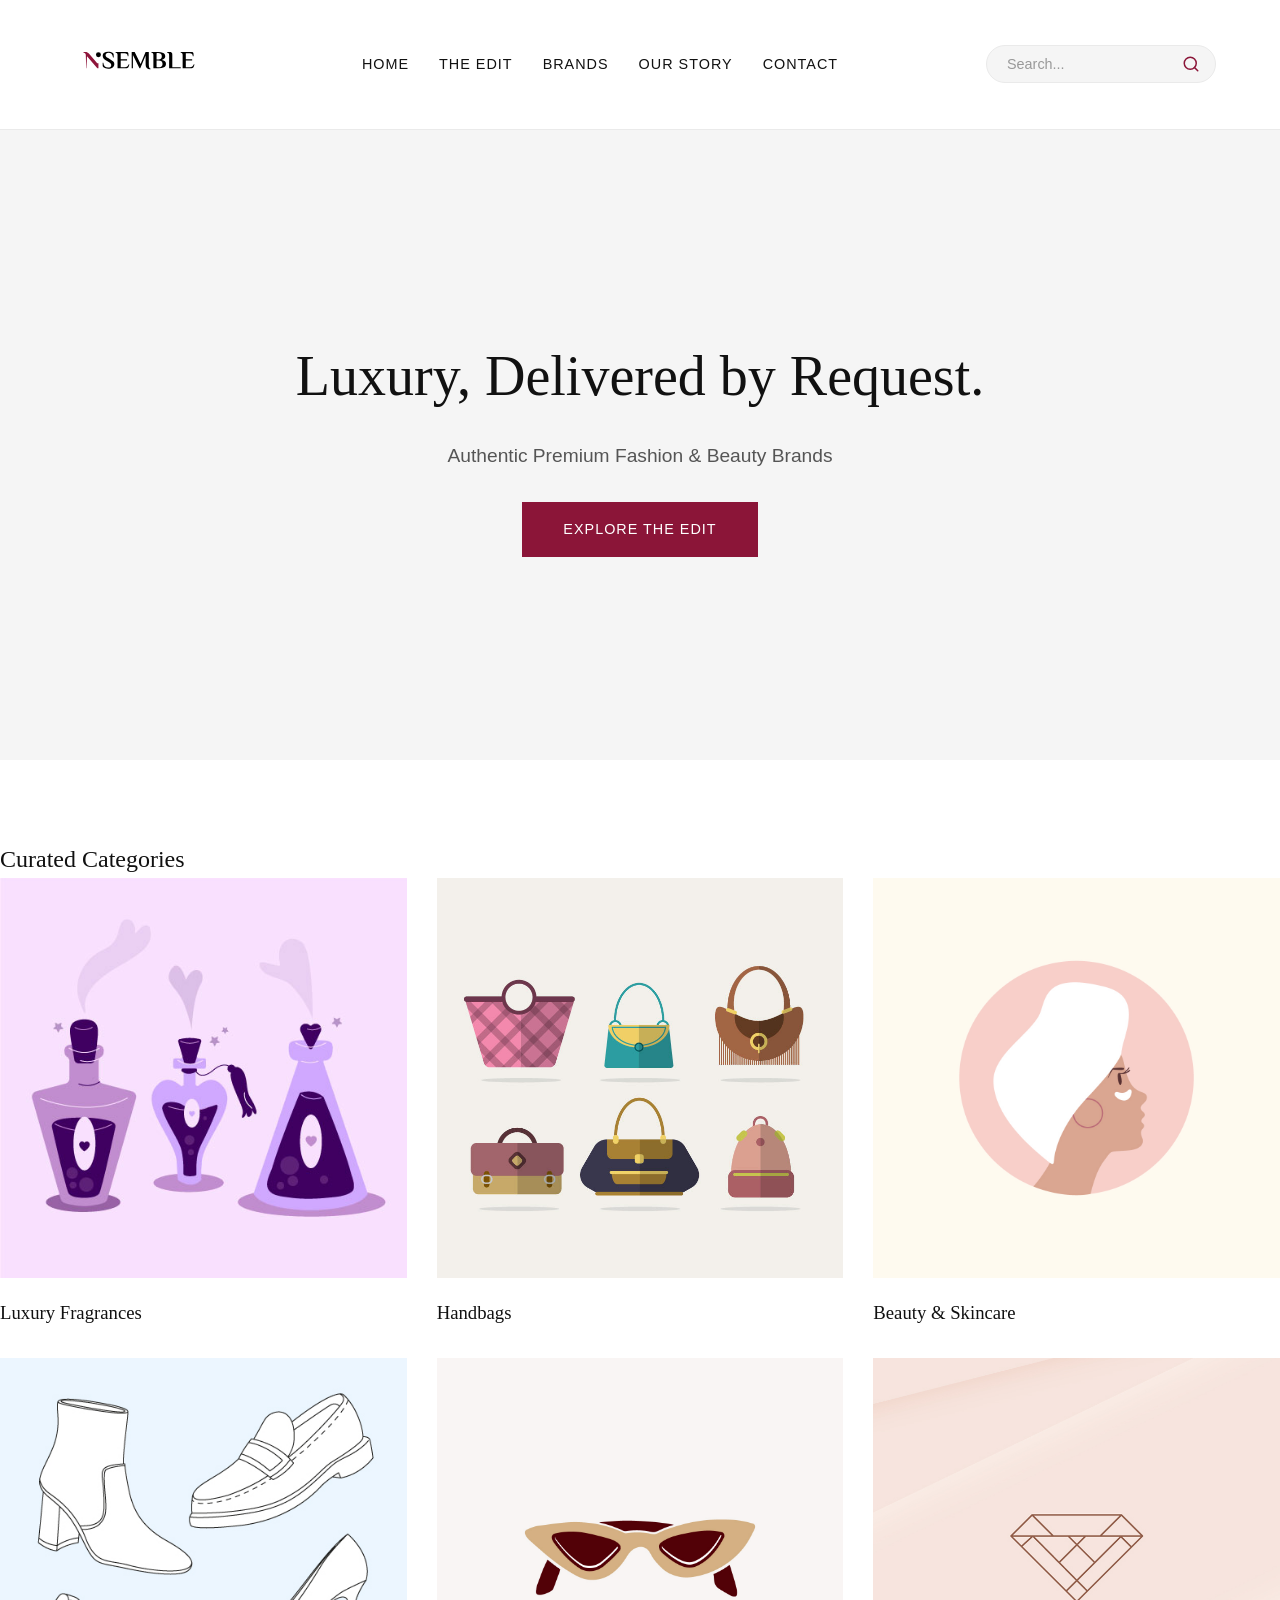
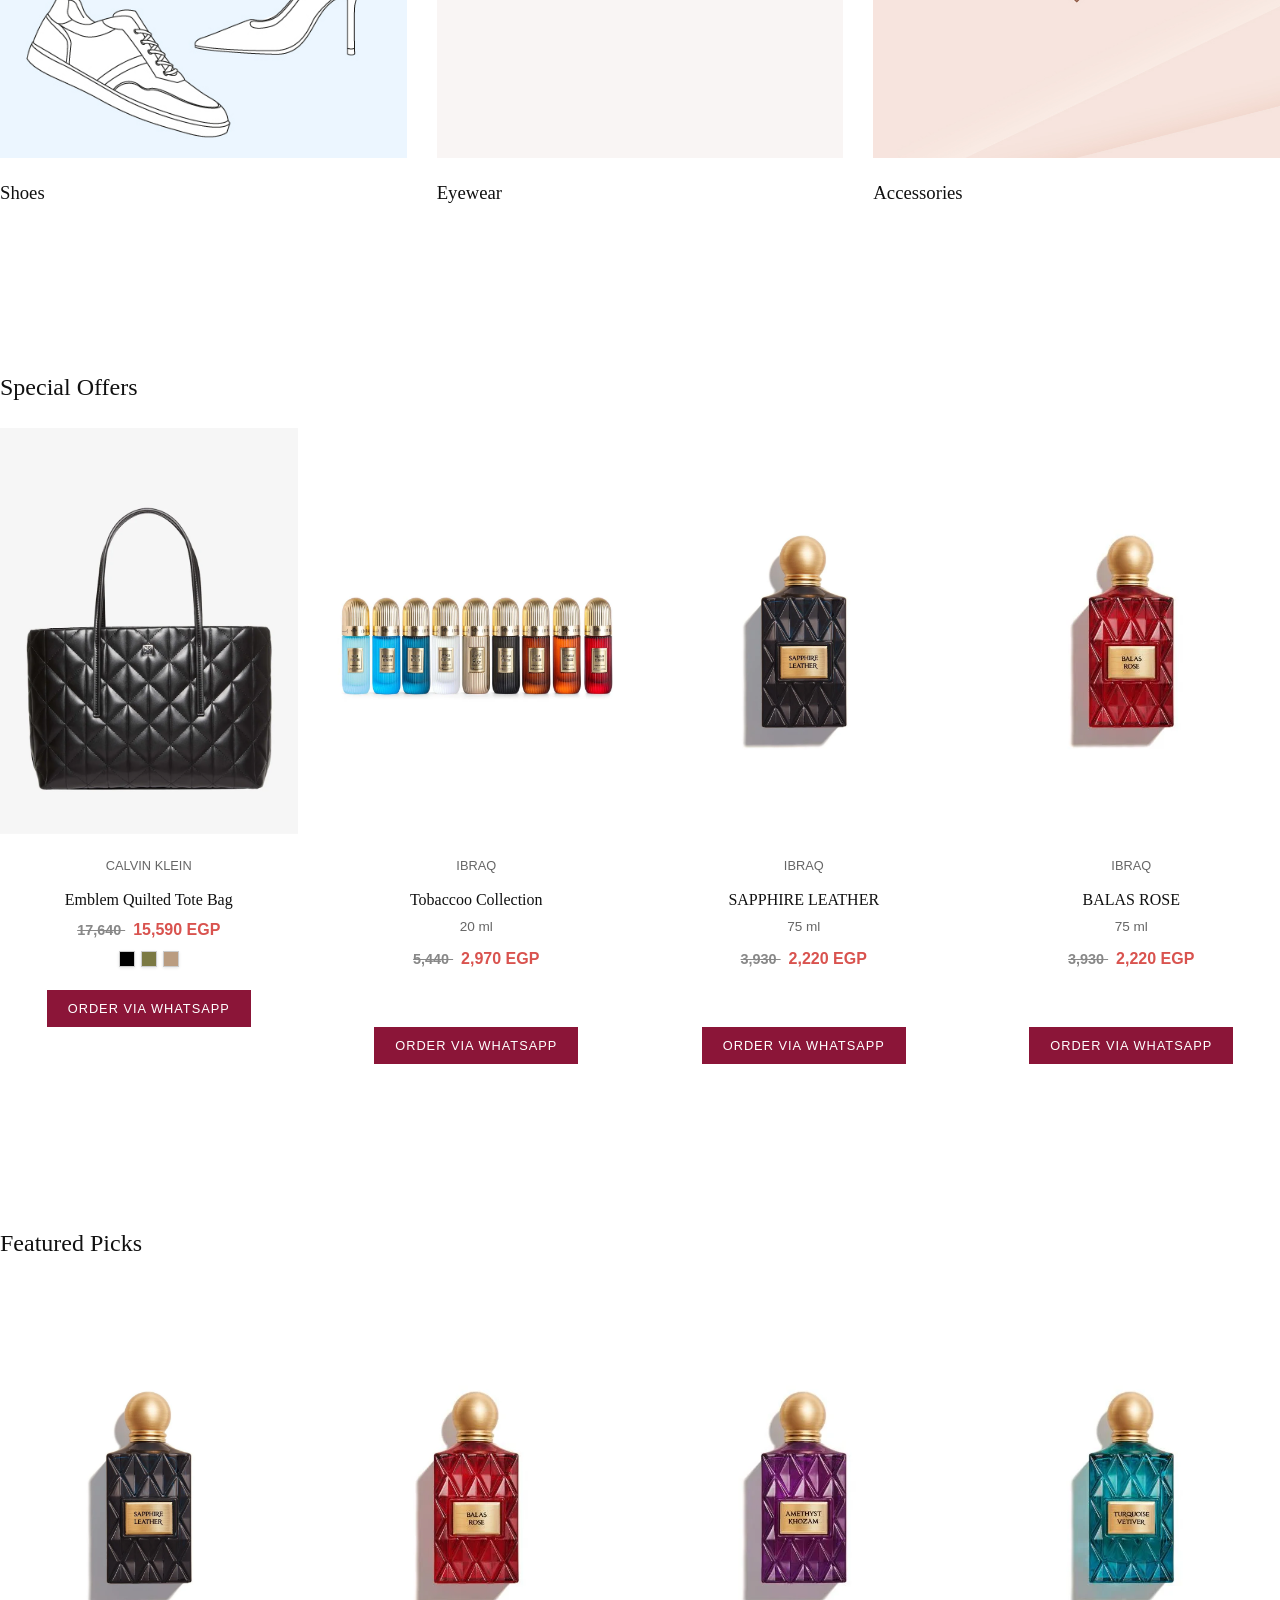
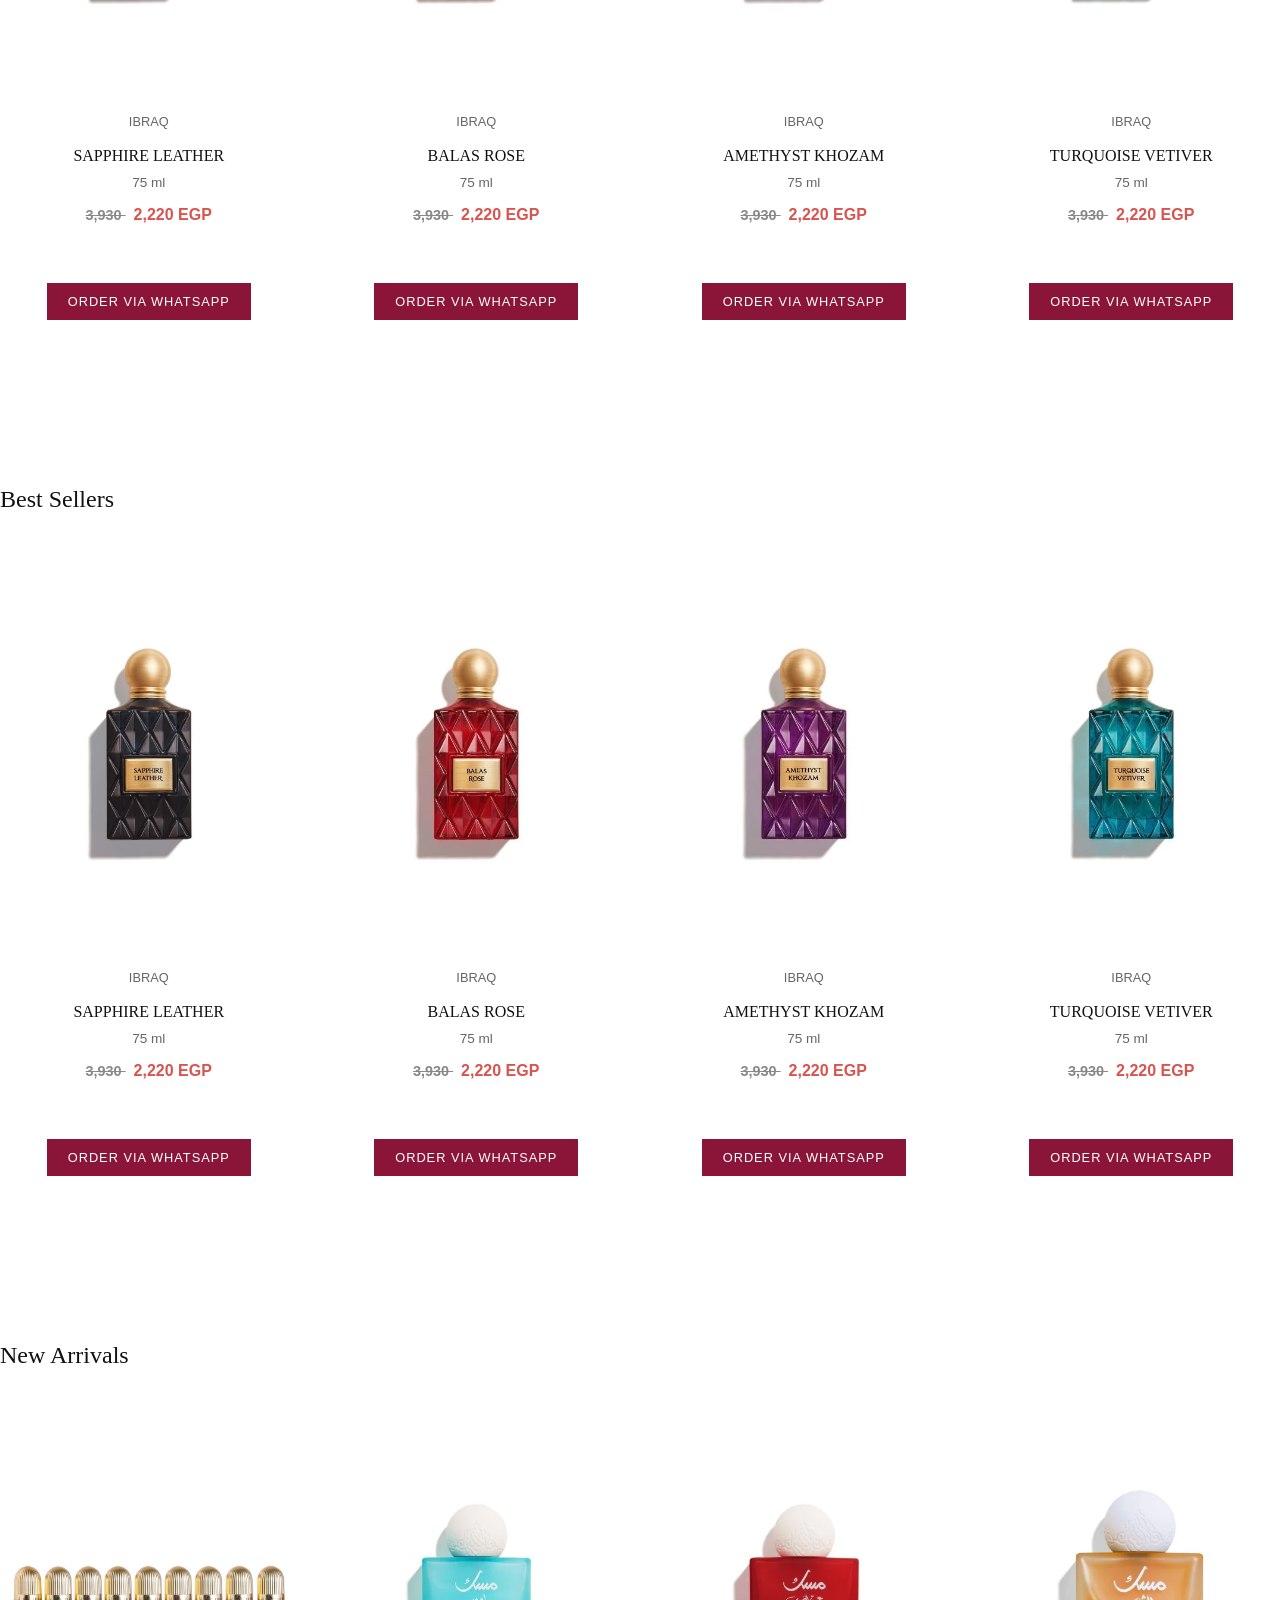
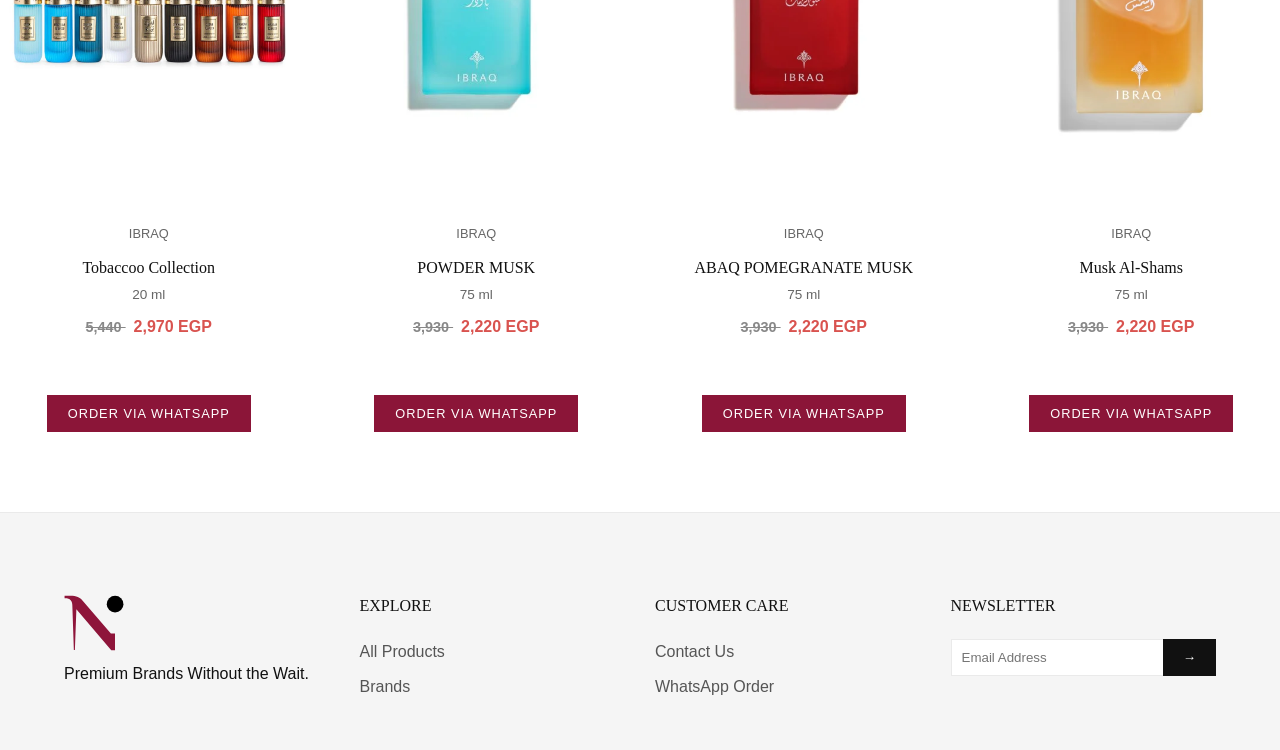
<file: index.html>
<!DOCTYPE html>
<html lang="en">
<head>
    <meta charset="UTF-8">
    <meta name="viewport" content="width=device-width, initial-scale=1.0">
    <meta name="description" content="Nsemble - Premium Fashion & Beauty Destination. Authentic global brands, delivered to Egypt.">
    <link rel="icon" href="./images/icon.svg" type="image/png">
    <title>Nsemble | Premium Brands Without the Wait</title>
    
    <link rel="canonical" href="https://nsemble.com/" />
    <meta property="og:type" content="website">
    <meta property="og:title" content="Nsemble | Luxury Fashion & Beauty">
    <meta property="og:description" content="Selected Originals. Curated from the world's favorite brands.">
    <meta property="og:image" content="./assets/logo.svg">
    <meta property="og:url" content="https://nsemble.com/">
    
    <meta name="twitter:card" content="summary_large_image">
    <link rel="manifest" href="./manifest.webmanifest">
    <link rel="icon" href="./favicon.ico" type="image/x-icon">
    
    <link rel="stylesheet" href="./css/styles.css">
    <link rel="stylesheet" href="./css/responsive.css">
    
    <script type="application/ld+json">
    {
      "@context": "https://schema.org",
      "@type": "Organization",
      "name": "Nsemble",
      "url": "https://nsemble.com",
      "logo": "https://nsemble.com/images/logo.svg"
    }
    </script>
</head>
<body>
    <header class="header">
        <div class="container header-content">
            <!-- زر القائمة الجانبية للموبايل -->
            <button id="mobile-menu-btn" class="mobile-menu-btn" aria-label="Toggle Menu">
                <svg viewBox="0 0 24 24" width="24" height="24" stroke="currentColor" stroke-width="2" fill="none" stroke-linecap="round" stroke-linejoin="round">
                    <line x1="3" y1="12" x2="21" y2="12"></line>
                    <line x1="3" y1="6" x2="21" y2="6"></line>
                    <line x1="3" y1="18" x2="21" y2="18"></line>
                </svg>
            </button>

            <div class="logo">
                <a href="./index.html"><img src="./images/logo.svg" alt="Nsemble Logo" width="150"></a>
            </div>
            
            <nav class="nav" id="main-nav">
                <a href="./index.html">Home</a>
                <a href="./products.html">The Edit</a>
                <a href="./brands.html">Brands</a>
                <a href="./about.html">Our Story</a>
                <a href="./contact.html">Contact</a>
            </nav>
            
            <div class="header-actions search-container">
                <input type="text" id="search-input" placeholder="Search..." class="search-bar">
                <button id="search-btn" aria-label="Search">
                    <svg width="18" height="18" viewBox="0 0 24 24" fill="none" stroke="currentColor" stroke-width="2" stroke-linecap="round" stroke-linejoin="round">
                        <circle cx="11" cy="11" r="8"></circle>
                        <line x1="21" y1="21" x2="16.65" y2="16.65"></line>
                    </svg>
                </button>
            </div>
        </div>
    </header>

    <main>
        <section class="hero">
            <div class="hero-content">
                <h1>Luxury, Delivered by Request.</h1>
                <p>Authentic Premium Fashion & Beauty Brands</p>
                <a href="./products.html" class="btn btn-primary">Explore The Edit</a>
            </div>
        </section>

        <section class="featured-categories container section-padding">
            <h2 class="section-title">Curated Categories</h2>
            <div class="grid grid-3">
                <a href="./category.html?type=fragrances" class="category-card">
                    <img src="./images/fragrance.jpg" alt="Luxury Fragrances" class="category-img" loading="lazy">
                    <h3>Luxury Fragrances</h3>
                </a>
                <a href="./category.html?type=handbags" class="category-card">
                    <img src="./images/handbags.jpg" alt="Luxury Fragrances" class="category-img" loading="lazy">
                    <h3>Handbags</h3>
                </a>
                <a href="./category.html?type=beauty" class="category-card">
                    <img src="./images/beaty.jpg" alt="Luxury Fragrances" class="category-img" loading="lazy">
                    <h3>Beauty & Skincare</h3>
                </a>
                <a href="./category.html?type=shoes" class="category-card">
                    <img src="./images/shoes.jpg" alt="Luxury Shoes" class="category-img" loading="lazy">
                    <h3>Shoes</h3>
                </a>
                <a href="./category.html?type=eyewear" class="category-card">
                    <img src="./images/eyewear.jpg" alt="Luxury Eyewear" class="category-img" loading="lazy">
                    <h3>Eyewear</h3>
                </a>
                <a href="./category.html?type=accessories" class="category-card">
                    <img src="./images/acc.jpg" alt="Luxury Accessories" class="category-img" loading="lazy">
                    <h3>Accessories</h3>
                </a>
            </div>
        </section>

        <!-- قسم العروض الخاصة -->
        <section class="special-offers container section-padding">
            <h2 class="section-title">Special Offers</h2>
            <div class="grid grid-4" id="special-offers-grid">
                <!-- Populated by JS -->
            </div>
        </section>

        <!-- قسم المنتجات المميزة -->
        <section class="featured-products container section-padding">
            <h2 class="section-title">Featured Picks</h2>
            <div class="grid grid-4" id="featured-grid">
                <!-- Populated by JS -->
            </div>
        </section>

        <!-- قسم الأكثر مبيعاً -->
        <section class="best-sellers container section-padding">
            <h2 class="section-title">Best Sellers</h2>
            <div class="grid grid-4" id="best-sellers-grid">
                <!-- Populated by JS -->
            </div>
        </section>

        <!-- قسم الواصل حديثا  -->
        <section class="new-arrivals container section-padding">
            <h2 class="section-title">New Arrivals</h2>
            <div class="grid grid-4" id="new-arrivals-grid">
                <!-- Populated by JS -->
            </div>
        </section>
    </main>

    <footer class="footer">
        <div class="container grid grid-4">
            <div>
                <img src="./images/icon.svg" alt="Nsemble" class="footer-logo" width="60">
                <p>Premium Brands Without the Wait.</p>
            </div>
            <div>
                <h4>Explore</h4>
                <a href="./products.html">All Products</a>
                <a href="./brands.html">Brands</a>
            </div>
            <div>
                <h4>Customer Care</h4>
                <a href="./contact.html">Contact Us</a>
                <a href="./contact.html">WhatsApp Order</a>
            </div>
            <div>
                <h4>Newsletter</h4>
                <form class="newsletter-form">
                    <input type="email" placeholder="Email Address" required>
                    <button type="submit">→</button>
                </form>
            </div>
        </div>
    </footer>

    <script src="./js/products.js" defer></script>
    <script src="./js/search.js" defer></script>
    <script src="./js/app.js" defer></script>
</body>
</html>
</file>
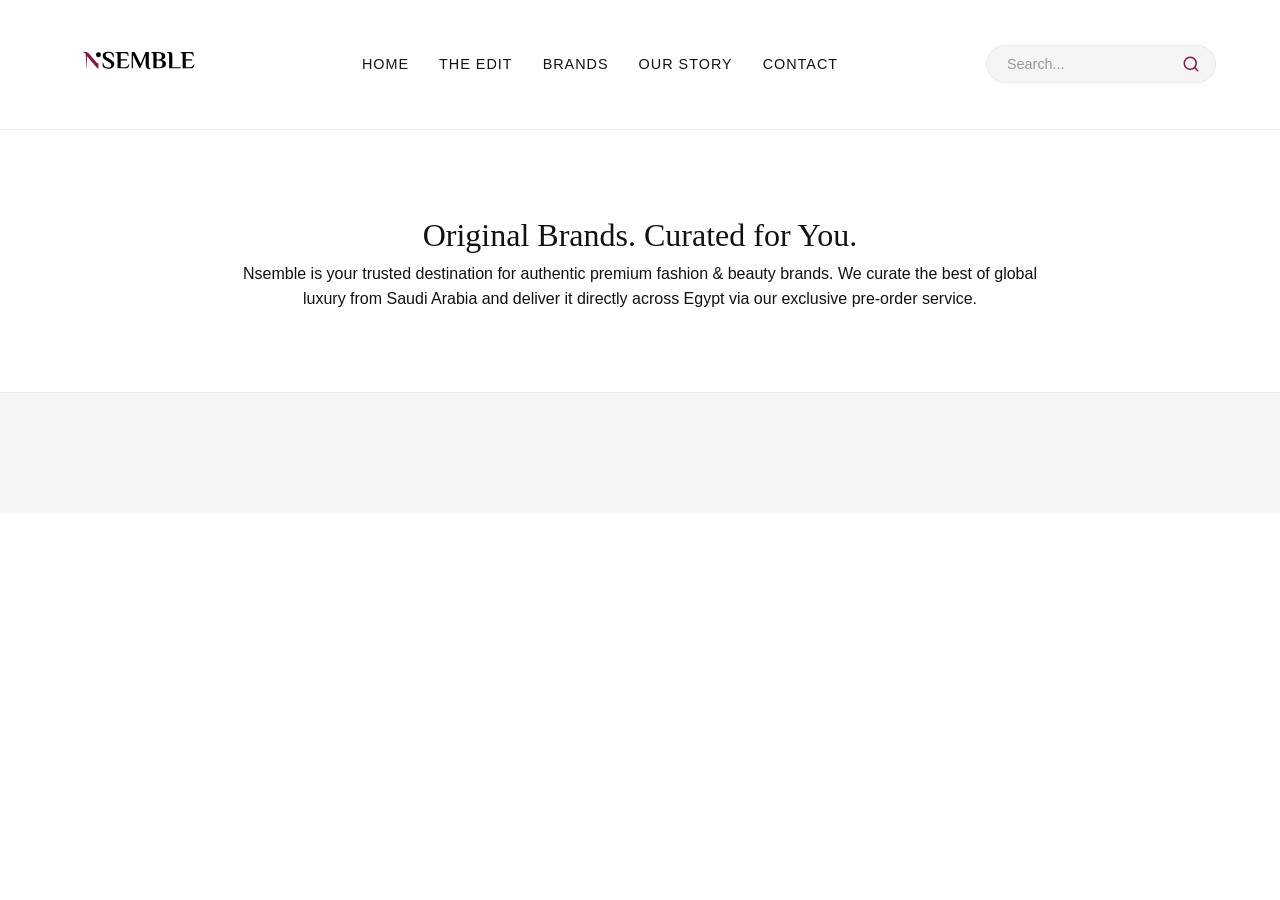
<file: about.html>
<!DOCTYPE html>
<html lang="en">
<head>
    <meta charset="UTF-8">
    <meta name="viewport" content="width=device-width, initial-scale=1.0">
    <link rel="icon" href="./images/icon.svg" type="image/png">
    <title>Our Story | Nsemble</title>
    <link rel="stylesheet" href="./css/styles.css">
    <link rel="stylesheet" href="./css/responsive.css">
</head>
<body>
    <header class="header">
        <div class="container header-content">
            <!-- زر القائمة الجانبية للموبايل -->
            <button id="mobile-menu-btn" class="mobile-menu-btn" aria-label="Toggle Menu">
                <svg viewBox="0 0 24 24" width="24" height="24" stroke="currentColor" stroke-width="2" fill="none" stroke-linecap="round" stroke-linejoin="round">
                    <line x1="3" y1="12" x2="21" y2="12"></line>
                    <line x1="3" y1="6" x2="21" y2="6"></line>
                    <line x1="3" y1="18" x2="21" y2="18"></line>
                </svg>
            </button>

            <div class="logo">
                <a href="./index.html"><img src="./images/logo.svg" alt="Nsemble Logo" width="150"></a>
            </div>
            
            <nav class="nav" id="main-nav">
                <a href="./index.html">Home</a>
                <a href="./products.html">The Edit</a>
                <a href="./brands.html">Brands</a>
                <a href="./about.html">Our Story</a>
                <a href="./contact.html">Contact</a>
            </nav>
            
            <div class="header-actions search-container">
                <input type="text" id="search-input" placeholder="Search..." class="search-bar">
                <button id="search-btn" aria-label="Search">
                    <svg width="18" height="18" viewBox="0 0 24 24" fill="none" stroke="currentColor" stroke-width="2" stroke-linecap="round" stroke-linejoin="round">
                        <circle cx="11" cy="11" r="8"></circle>
                        <line x1="21" y1="21" x2="16.65" y2="16.65"></line>
                    </svg>
                </button>
            </div>
        </div>
    </header>
    <main class="container section-padding text-center" style="max-width: 800px; margin: 0 auto;">
        <h1 class="section-title">Original Brands. Curated for You.</h1>
        <p>Nsemble is your trusted destination for authentic premium fashion & beauty brands. We curate the best of global luxury from Saudi Arabia and deliver it directly across Egypt via our exclusive pre-order service.</p>
    </main>
    <footer class="footer"></footer>
    <script src="./js/products.js" defer></script>
    <script src="./js/search.js" defer></script>
    <script src="./js/filters.js" defer></script>
    <script src="./js/app.js" defer></script>
</body>
</html>
</file>
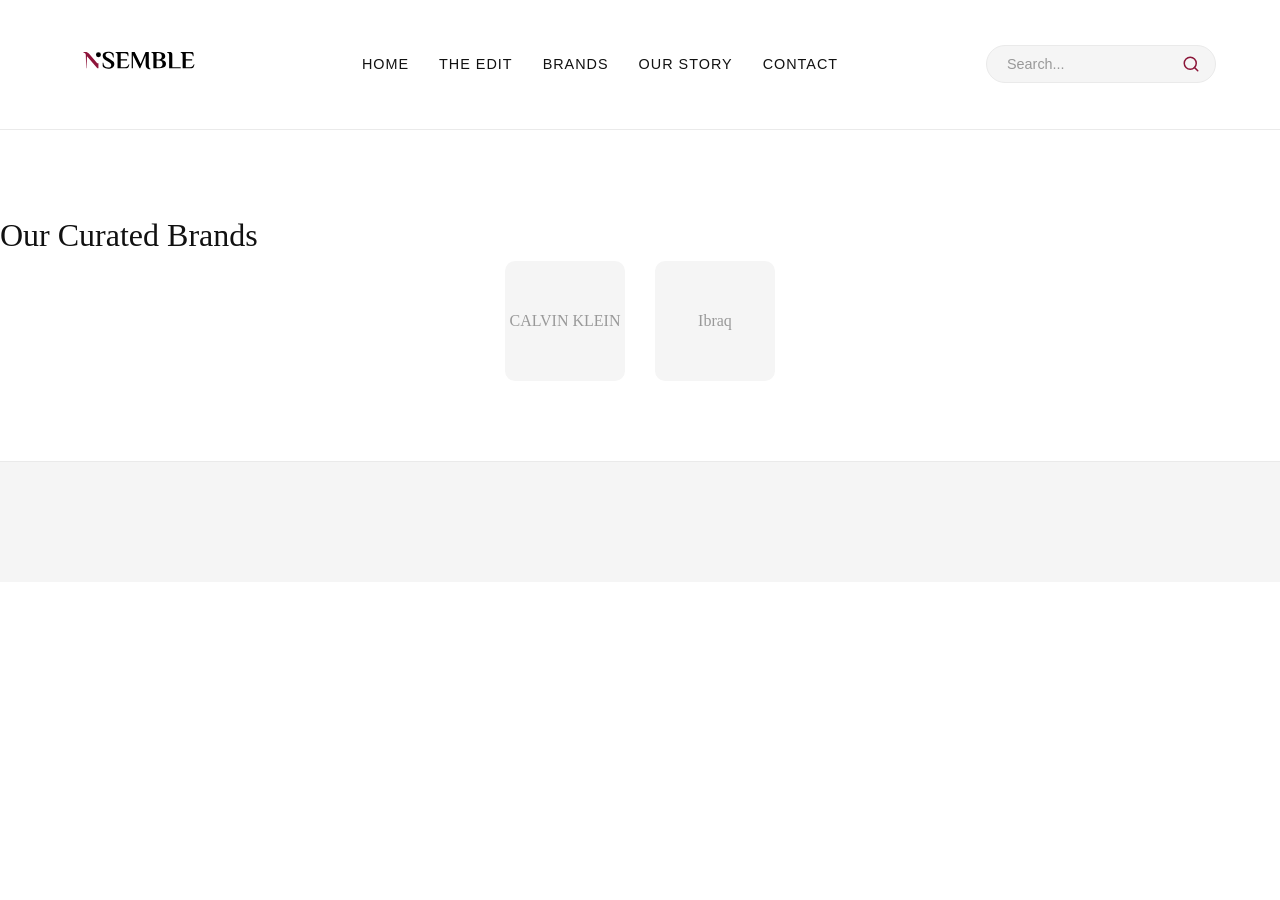
<file: brands.html>
<!DOCTYPE html>
<html lang="en">
<head>
    <meta charset="UTF-8">
    <meta name="viewport" content="width=device-width, initial-scale=1.0">
    <link rel="icon" href="./images/icon.svg" type="image/png">
    <title>Brands | Nsemble</title>
    <link rel="stylesheet" href="./css/styles.css">
    <link rel="stylesheet" href="./css/responsive.css">
</head>
<body>
    <header class="header">
        <div class="container header-content">
            <!-- زر القائمة الجانبية للموبايل -->
            <button id="mobile-menu-btn" class="mobile-menu-btn" aria-label="Toggle Menu">
                <svg viewBox="0 0 24 24" width="24" height="24" stroke="currentColor" stroke-width="2" fill="none" stroke-linecap="round" stroke-linejoin="round">
                    <line x1="3" y1="12" x2="21" y2="12"></line>
                    <line x1="3" y1="6" x2="21" y2="6"></line>
                    <line x1="3" y1="18" x2="21" y2="18"></line>
                </svg>
            </button>

            <div class="logo">
                <a href="./index.html"><img src="./images/logo.svg" alt="Nsemble Logo" width="150"></a>
            </div>
            
            <nav class="nav" id="main-nav">
                <a href="./index.html">Home</a>
                <a href="./products.html">The Edit</a>
                <a href="./brands.html">Brands</a>
                <a href="./about.html">Our Story</a>
                <a href="./contact.html">Contact</a>
            </nav>
            
            <div class="header-actions search-container">
                <input type="text" id="search-input" placeholder="Search..." class="search-bar">
                <button id="search-btn" aria-label="Search">
                    <svg width="18" height="18" viewBox="0 0 24 24" fill="none" stroke="currentColor" stroke-width="2" stroke-linecap="round" stroke-linejoin="round">
                        <circle cx="11" cy="11" r="8"></circle>
                        <line x1="21" y1="21" x2="16.65" y2="16.65"></line>
                    </svg>
                </button>
            </div>
        </div>
    </header>
    <main class="container section-padding">
        <h1 class="section-title">Our Curated Brands</h1>
        <div style="display: flex; flex-wrap: wrap; gap: 30px; justify-content: center;" id="brands-grid"></div>
    </main>
    <footer class="footer"><!-- Ref Footer --></footer>
    <script src="./js/products.js" defer></script>
    <script src="./js/search.js" defer></script>
    <script src="./js/app.js" defer></script>
</body>
</html>
</file>
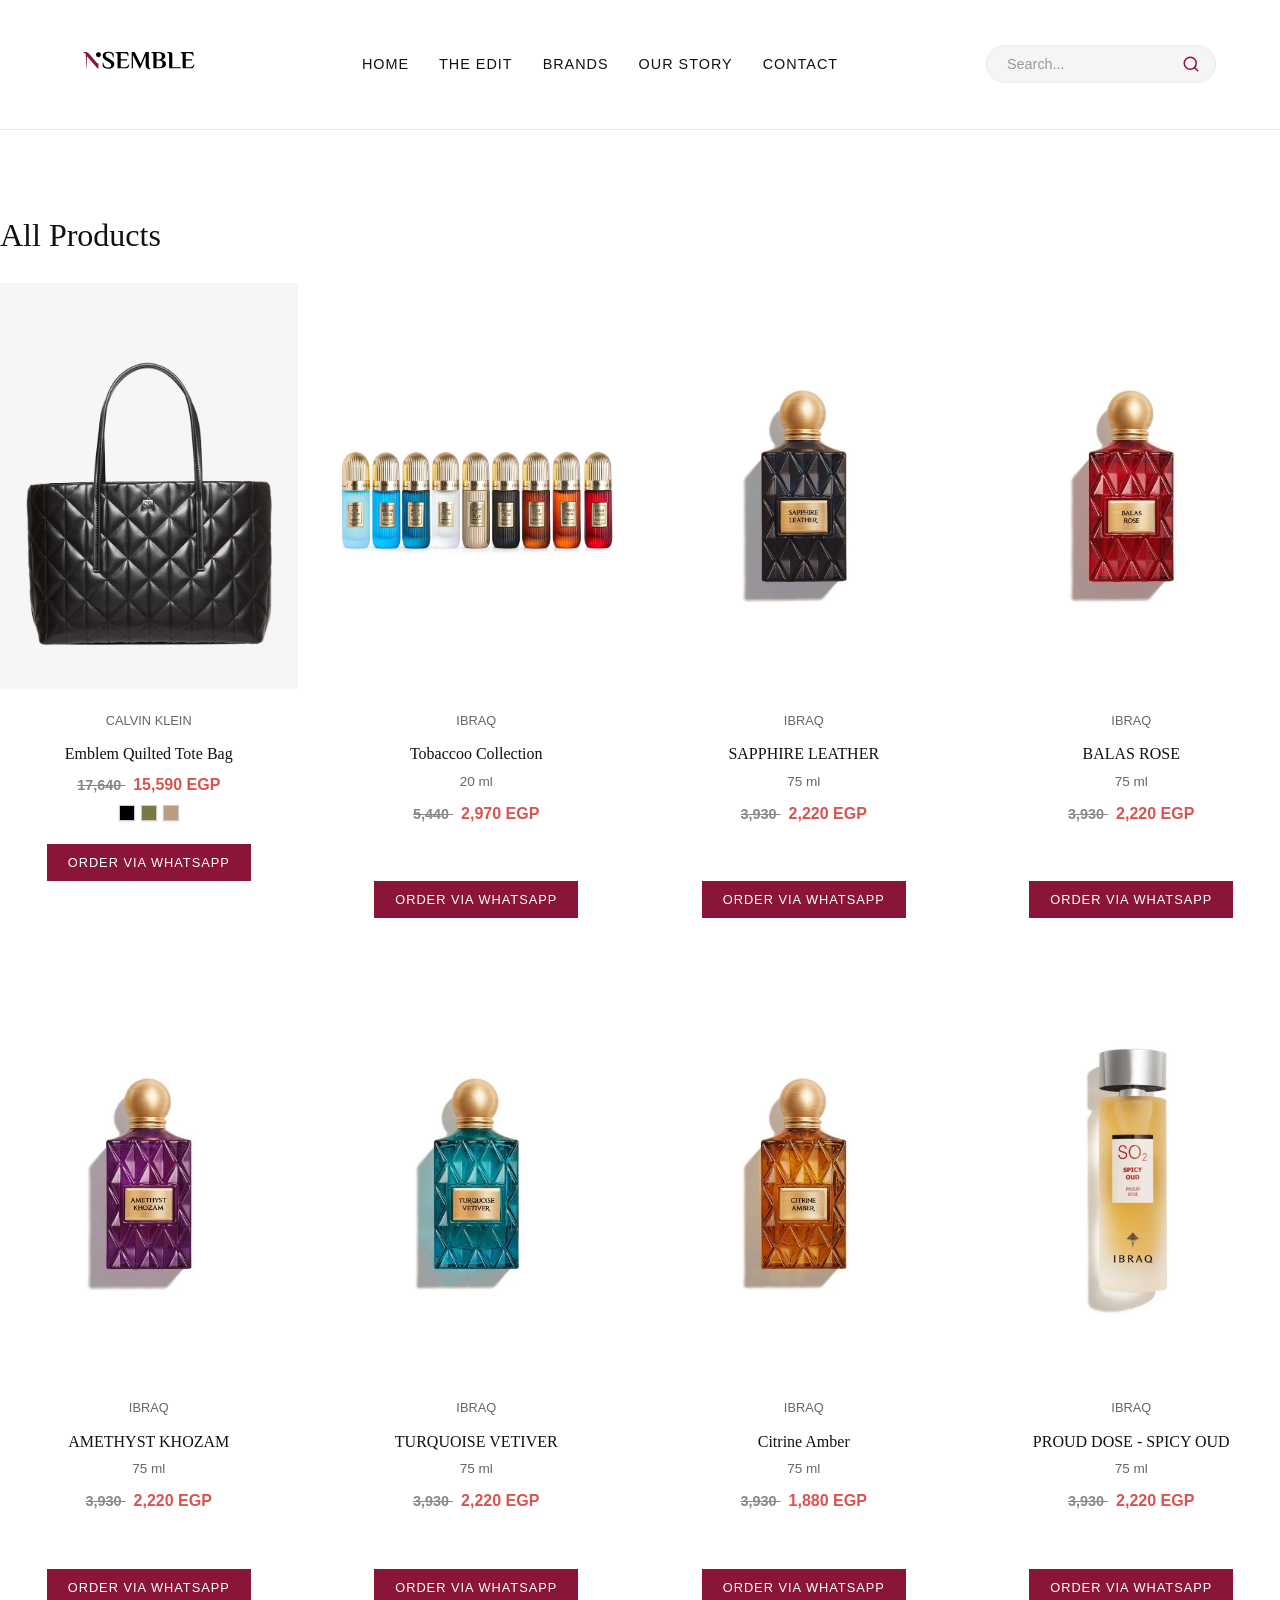
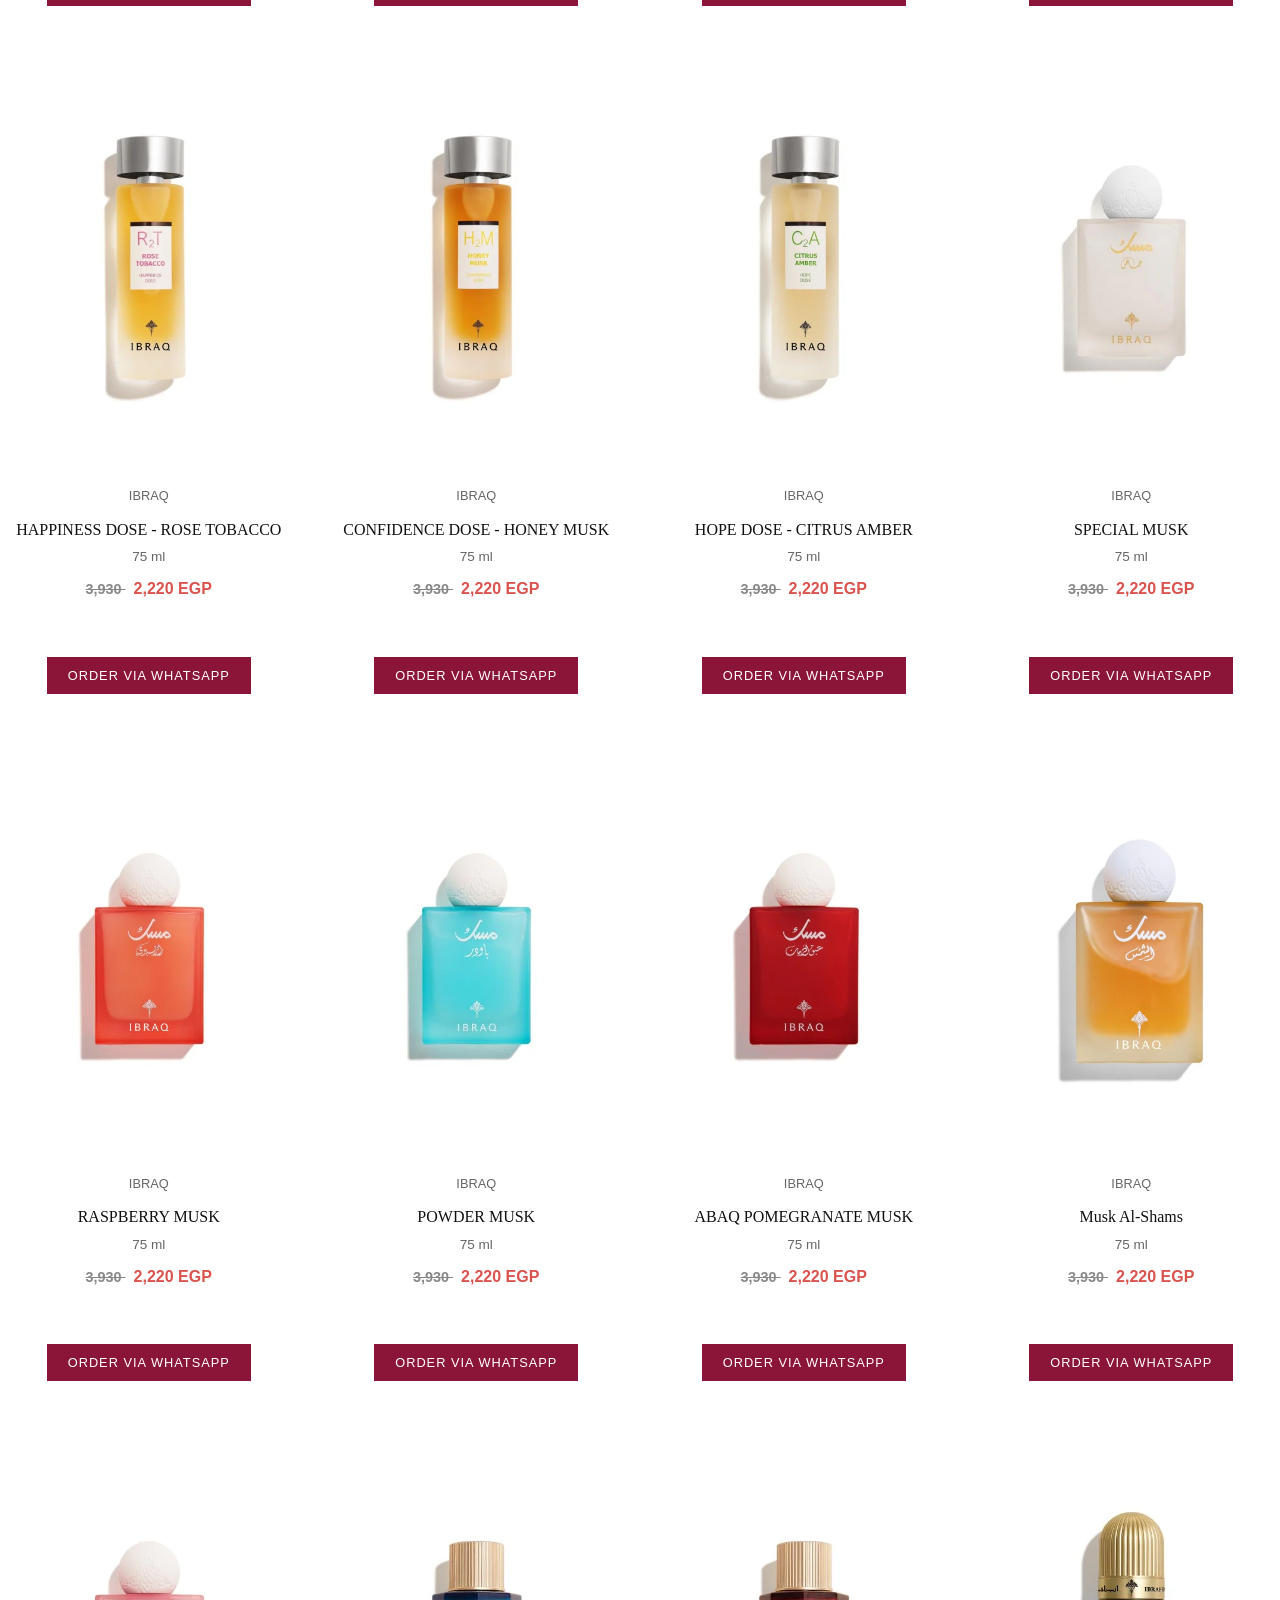
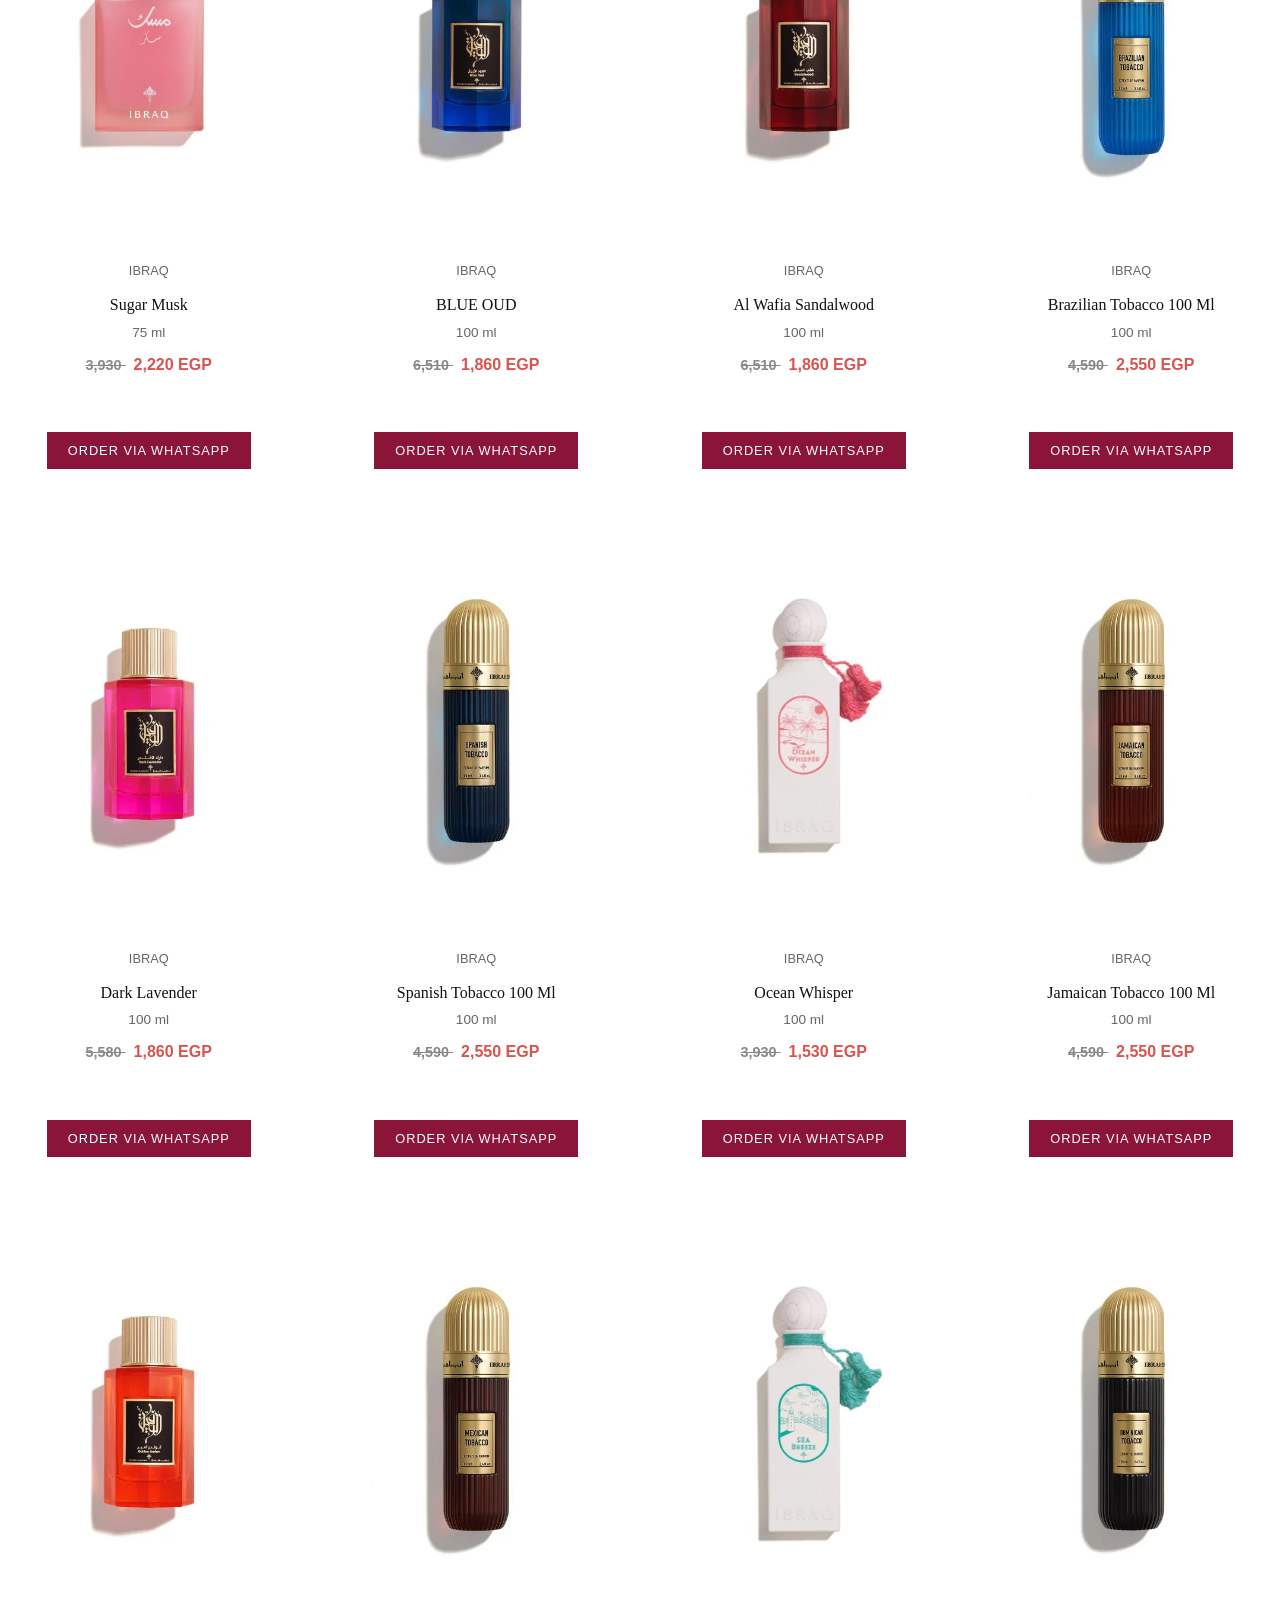
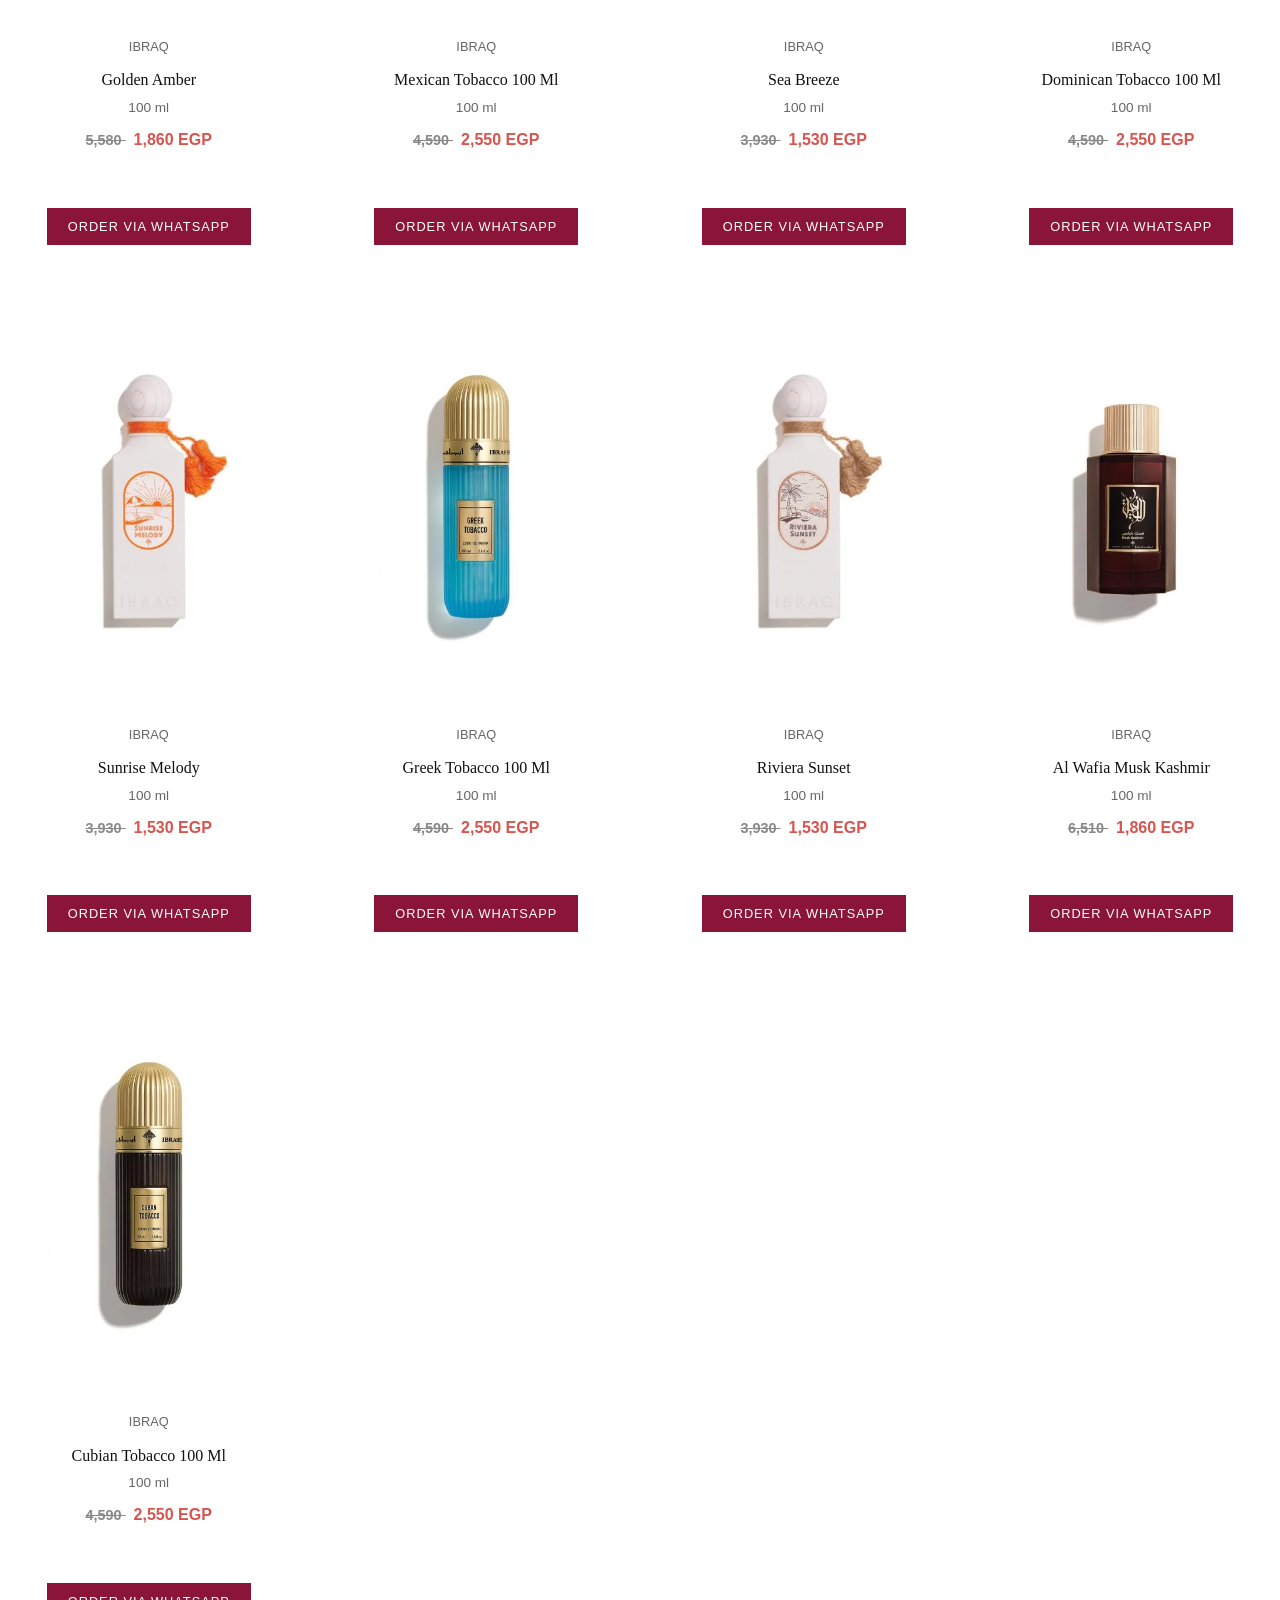
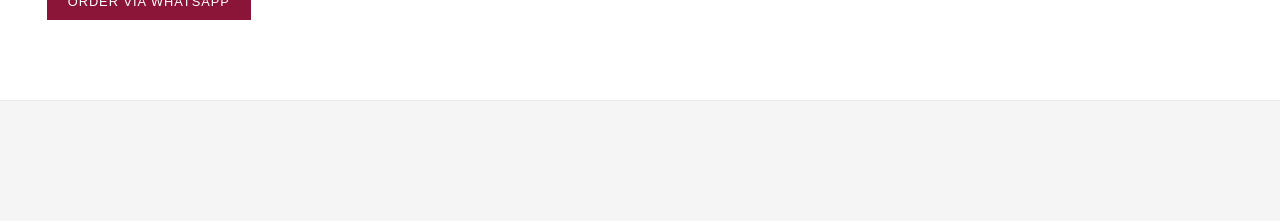
<file: category.html>
<!DOCTYPE html>
<html lang="en">
<head>
    <meta charset="UTF-8">
    <meta name="viewport" content="width=device-width, initial-scale=1.0">
    <link rel="icon" href="./images/icon.svg" type="image/png">
    <title>Category | Nsemble</title>
    <link rel="stylesheet" href="./css/styles.css">
    <link rel="stylesheet" href="./css/responsive.css">
</head>
<body>
    <header class="header">
        <div class="container header-content">
            <!-- زر القائمة الجانبية للموبايل -->
            <button id="mobile-menu-btn" class="mobile-menu-btn" aria-label="Toggle Menu">
                <svg viewBox="0 0 24 24" width="24" height="24" stroke="currentColor" stroke-width="2" fill="none" stroke-linecap="round" stroke-linejoin="round">
                    <line x1="3" y1="12" x2="21" y2="12"></line>
                    <line x1="3" y1="6" x2="21" y2="6"></line>
                    <line x1="3" y1="18" x2="21" y2="18"></line>
                </svg>
            </button>

            <div class="logo">
                <a href="./index.html"><img src="./images/logo.svg" alt="Nsemble Logo" width="150"></a>
            </div>
            
            <nav class="nav" id="main-nav">
                <a href="./index.html">Home</a>
                <a href="./products.html">The Edit</a>
                <a href="./brands.html">Brands</a>
                <a href="./about.html">Our Story</a>
                <a href="./contact.html">Contact</a>
            </nav>
            
            <div class="header-actions search-container">
                <input type="text" id="search-input" placeholder="Search..." class="search-bar">
                <button id="search-btn" aria-label="Search">
                    <svg width="18" height="18" viewBox="0 0 24 24" fill="none" stroke="currentColor" stroke-width="2" stroke-linecap="round" stroke-linejoin="round">
                        <circle cx="11" cy="11" r="8"></circle>
                        <line x1="21" y1="21" x2="16.65" y2="16.65"></line>
                    </svg>
                </button>
            </div>
        </div>
    </header>
    <main class="container section-padding">
        <h1 class="section-title" id="category-title">Category</h1>
        <div class="grid grid-4" id="category-grid"></div>
    </main>
    <footer class="footer"><!-- Ref Footer --></footer>
    <script src="./js/products.js" defer></script>
    <script src="./js/search.js" defer></script>
    <script src="./js/app.js" defer></script>
    
</body>
</html>
</file>
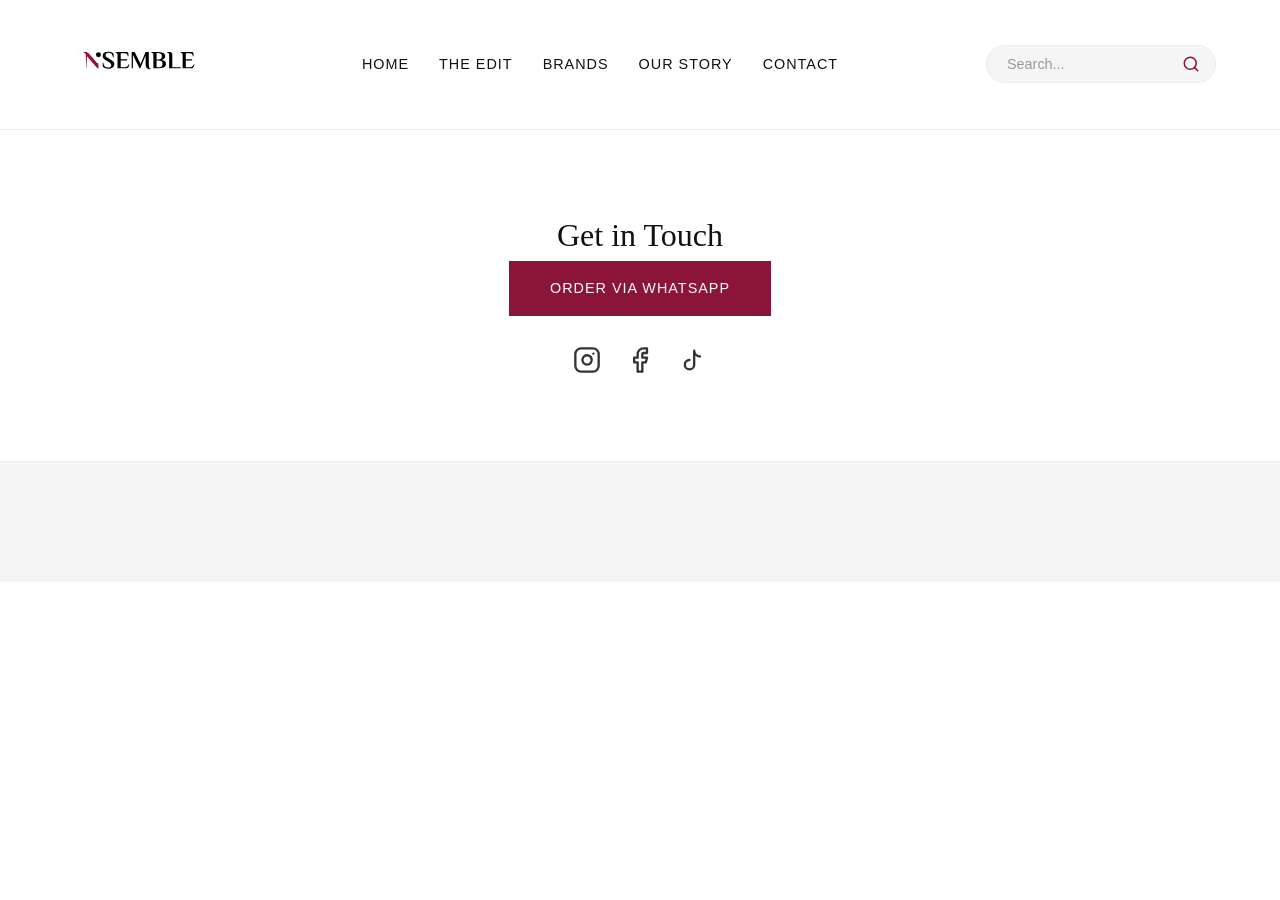
<file: contact.html>
<!DOCTYPE html>
<html lang="en">
<head>
    <meta charset="UTF-8">
    <meta name="viewport" content="width=device-width, initial-scale=1.0">
    <link rel="icon" href="./images/icon.svg" type="image/png">
    <title>Contact Us | Nsemble</title>
    <link rel="stylesheet" href="./css/styles.css">
    <link rel="stylesheet" href="./css/responsive.css">
</head>
<body>
    <header class="header">
        <div class="container header-content">
            <!-- زر القائمة الجانبية للموبايل -->
            <button id="mobile-menu-btn" class="mobile-menu-btn" aria-label="Toggle Menu">
                <svg viewBox="0 0 24 24" width="24" height="24" stroke="currentColor" stroke-width="2" fill="none" stroke-linecap="round" stroke-linejoin="round">
                    <line x1="3" y1="12" x2="21" y2="12"></line>
                    <line x1="3" y1="6" x2="21" y2="6"></line>
                    <line x1="3" y1="18" x2="21" y2="18"></line>
                </svg>
            </button>

            <div class="logo">
                <a href="./index.html"><img src="./images/logo.svg" alt="Nsemble Logo" width="150"></a>
            </div>
            
            <nav class="nav" id="main-nav">
                <a href="./index.html">Home</a>
                <a href="./products.html">The Edit</a>
                <a href="./brands.html">Brands</a>
                <a href="./about.html">Our Story</a>
                <a href="./contact.html">Contact</a>
            </nav>
            
            <div class="header-actions search-container">
                <input type="text" id="search-input" placeholder="Search..." class="search-bar">
                <button id="search-btn" aria-label="Search">
                    <svg width="18" height="18" viewBox="0 0 24 24" fill="none" stroke="currentColor" stroke-width="2" stroke-linecap="round" stroke-linejoin="round">
                        <circle cx="11" cy="11" r="8"></circle>
                        <line x1="21" y1="21" x2="16.65" y2="16.65"></line>
                    </svg>
                </button>
            </div>
        </div>
    </header>
    <main class="container section-padding text-center">
        <h1 class="section-title">Get in Touch</h1>
        <div class="contact-links" style="display: flex; flex-direction: column; gap: 20px; align-items: center;">
    <a href="https://wa.me/YOURNUMBER" class="btn btn-primary" target="_blank">Order via WhatsApp</a>
    
    <!-- Social Media Icons -->
    <div style="display: flex; gap: 25px; align-items: center; margin-top: 10px;">
        <!-- Instagram -->
        <a href="https://www.instagram.com/nsemble26/" target="_blank" aria-label="Instagram" style="color: #333; transition: opacity 0.3s;" onmouseover="this.style.opacity='0.7'" onmouseout="this.style.opacity='1'">
            <svg width="28" height="28" viewBox="0 0 24 24" fill="none" stroke="currentColor" stroke-width="2" stroke-linecap="round" stroke-linejoin="round">
                <rect x="2" y="2" width="20" height="20" rx="5" ry="5"></rect>
                <path d="M16 11.37A4 4 0 1 1 12.63 8 4 4 0 0 1 16 11.37z"></path>
                <line x1="17.5" y1="6.5" x2="17.51" y2="6.5"></line>
            </svg>
        </a>
        
        <!-- Facebook -->
        <a href="https://www.facebook.com/nsemble26" target="_blank" aria-label="Facebook" style="color: #333; transition: opacity 0.3s;" onmouseover="this.style.opacity='0.7'" onmouseout="this.style.opacity='1'">
            <svg width="28" height="28" viewBox="0 0 24 24" fill="none" stroke="currentColor" stroke-width="2" stroke-linecap="round" stroke-linejoin="round">
                <path d="M18 2h-3a5 5 0 0 0-5 5v3H7v4h3v8h4v-8h3l1-4h-4V7a1 1 0 0 1 1-1h3z"></path>
            </svg>
        </a>

        <!-- TikTok -->
        <a href="https://www.tiktok.com/@nsemble26" target="_blank" aria-label="TikTok" style="color: #333; transition: opacity 0.3s;" onmouseover="this.style.opacity='0.7'" onmouseout="this.style.opacity='1'">
            <svg width="28" height="28" viewBox="0 0 24 24" fill="none" stroke="currentColor" stroke-width="2" stroke-linecap="round" stroke-linejoin="round">
                <path d="M9 12a4 4 0 1 0 4 4V4a5 5 0 0 0 5 5"></path>
            </svg>
        </a>
    </div>

    <!-- <p style="margin-top: 10px;"><strong>Business Hours:</strong> Online 24/7</p> -->
    <!-- <p><strong>Email:</strong> concierge@nsemble.com</p> -->
    <!-- <p><strong>Location:</strong> Curated in KSA, Delivered to Egypt</p> -->
</div>
    </main>
    <footer class="footer"></footer>
    <script src="./js/products.js" defer></script>
    <script src="./js/search.js" defer></script>
    <script src="./js/filters.js" defer></script>
    <script src="./js/app.js" defer></script>
</body>
</html>
</file>
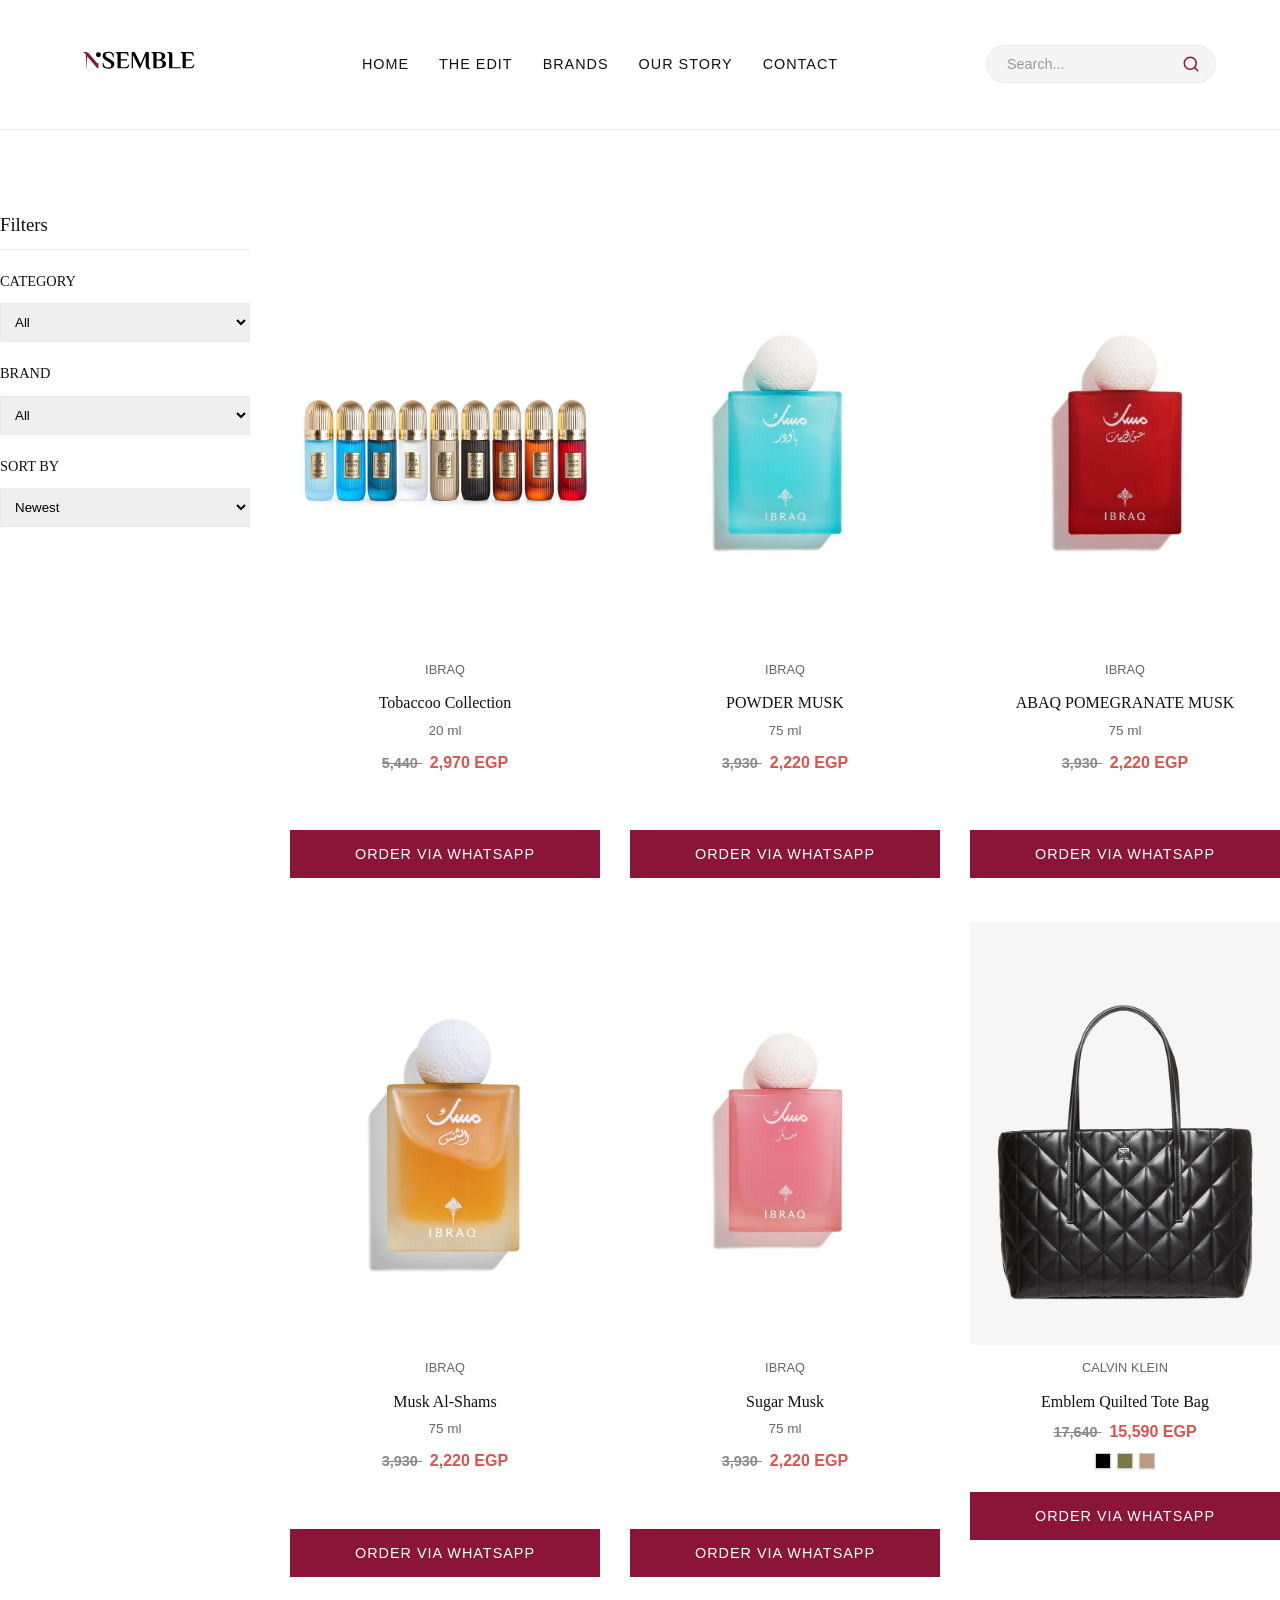
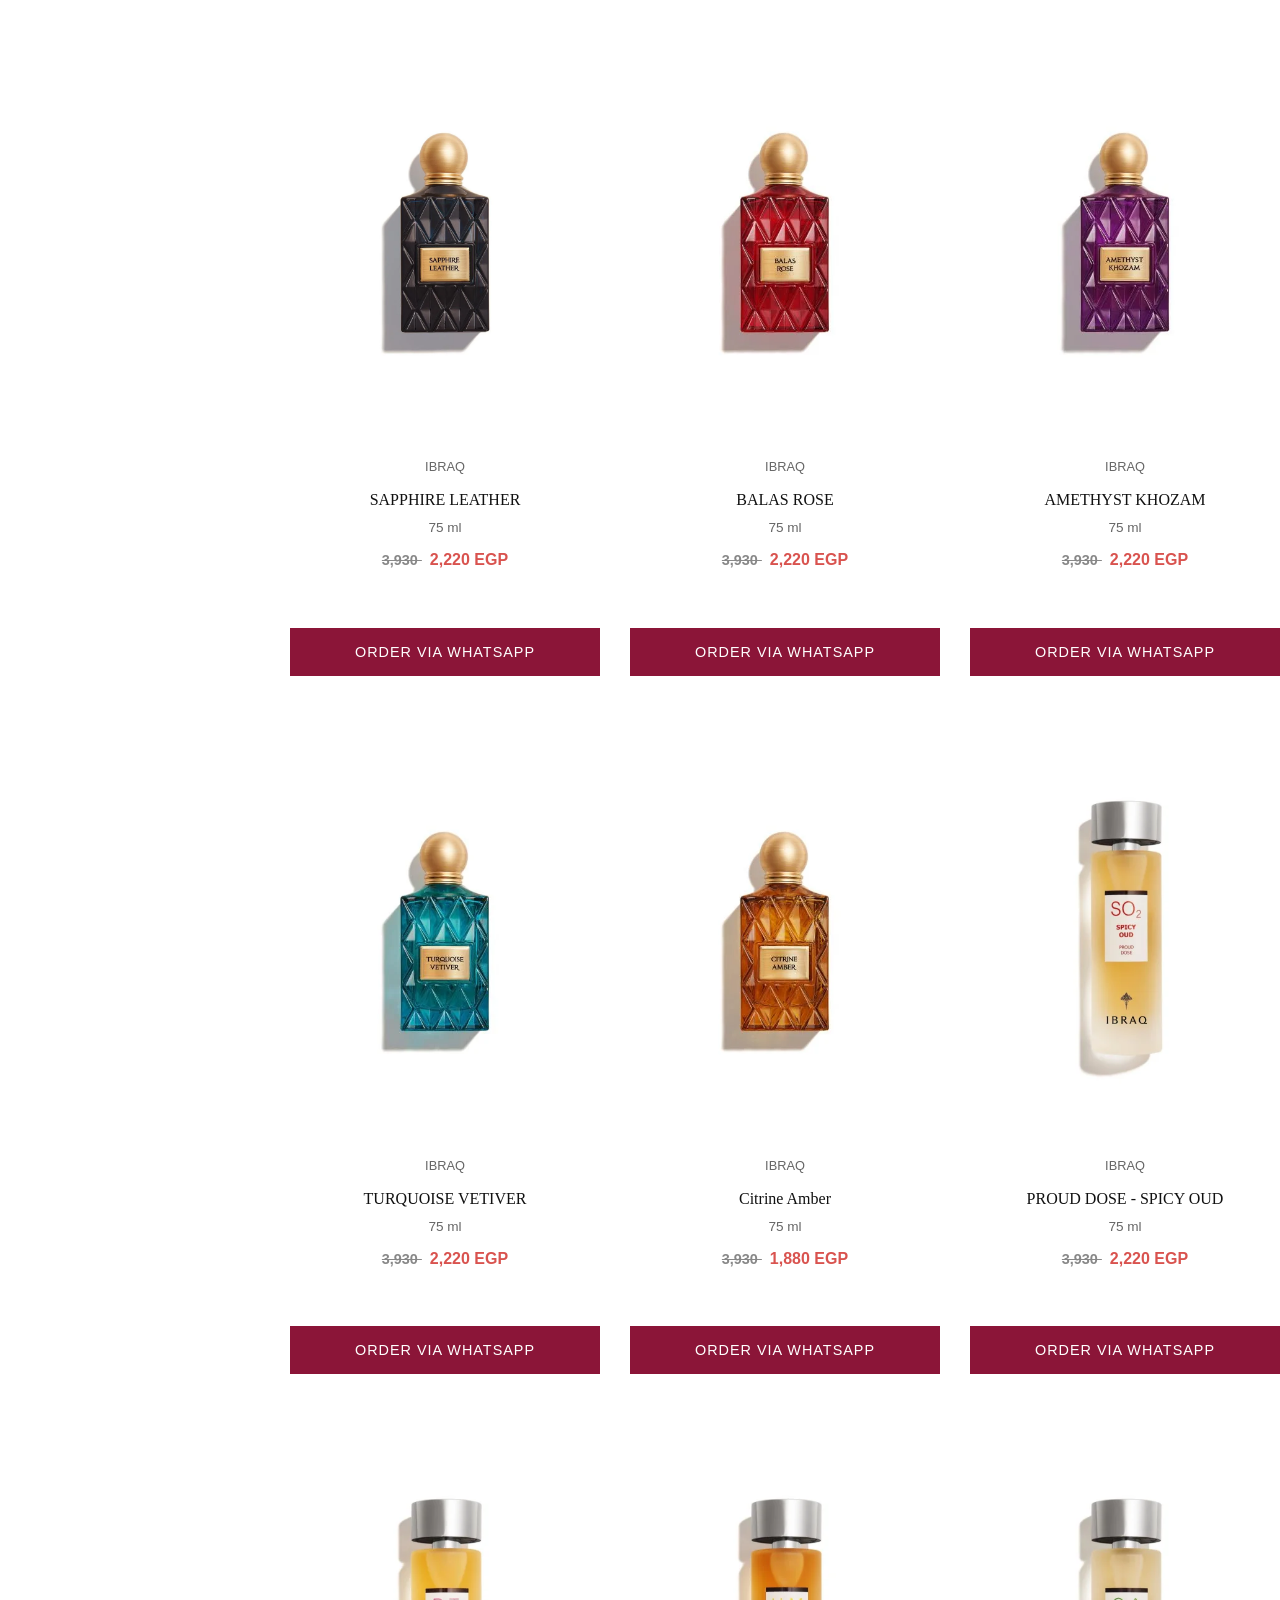
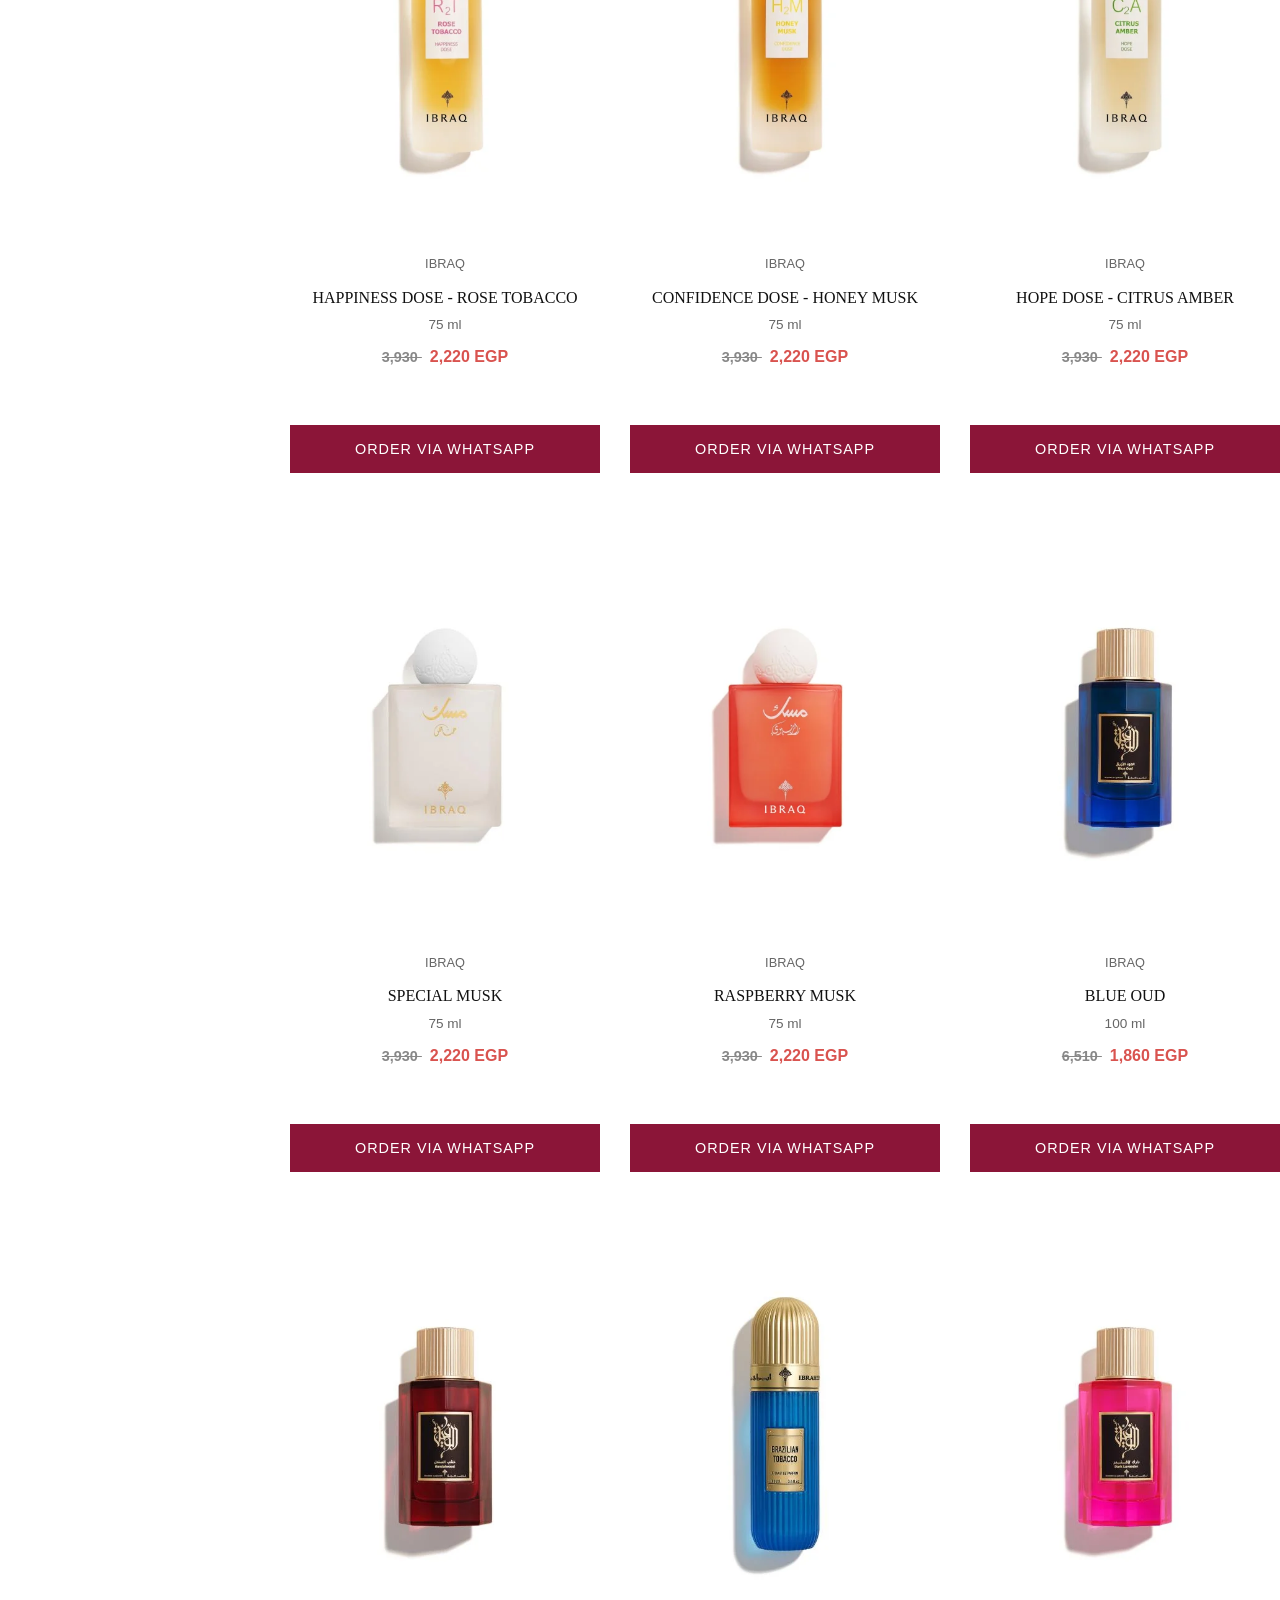
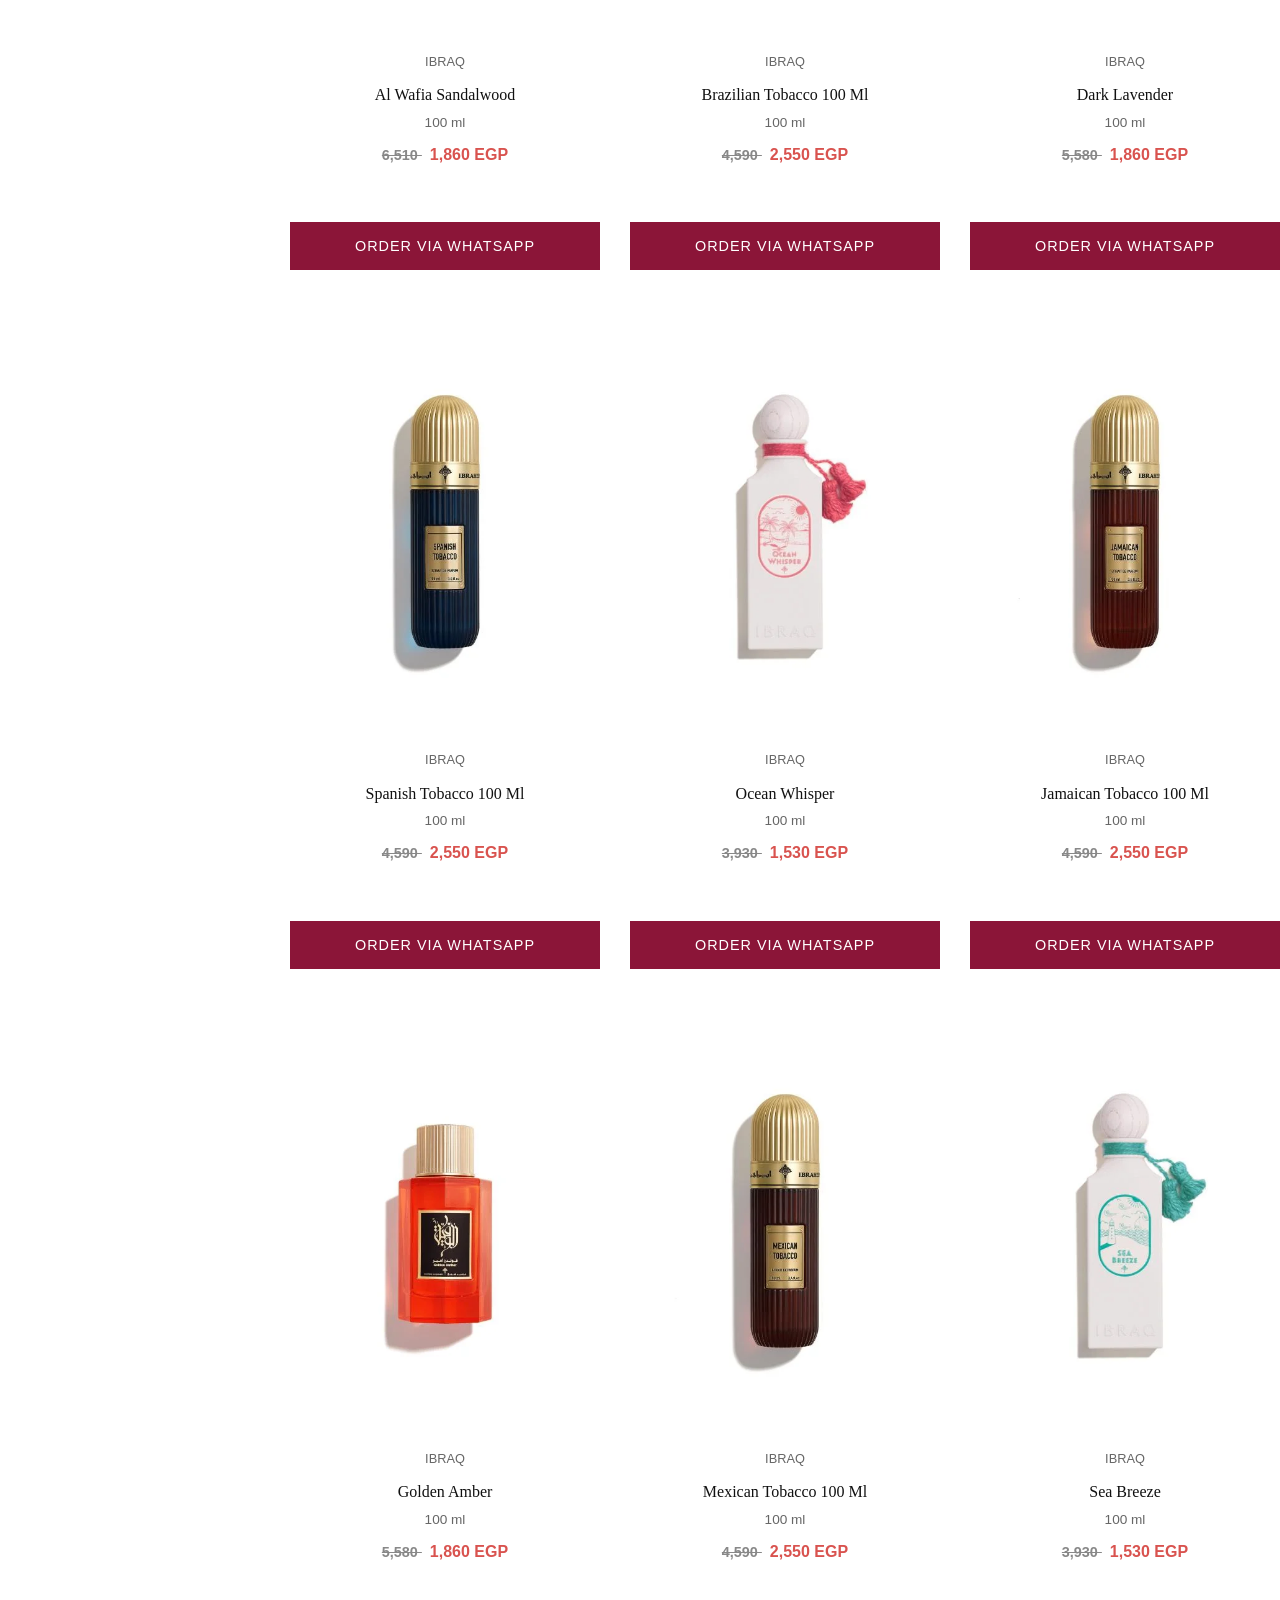
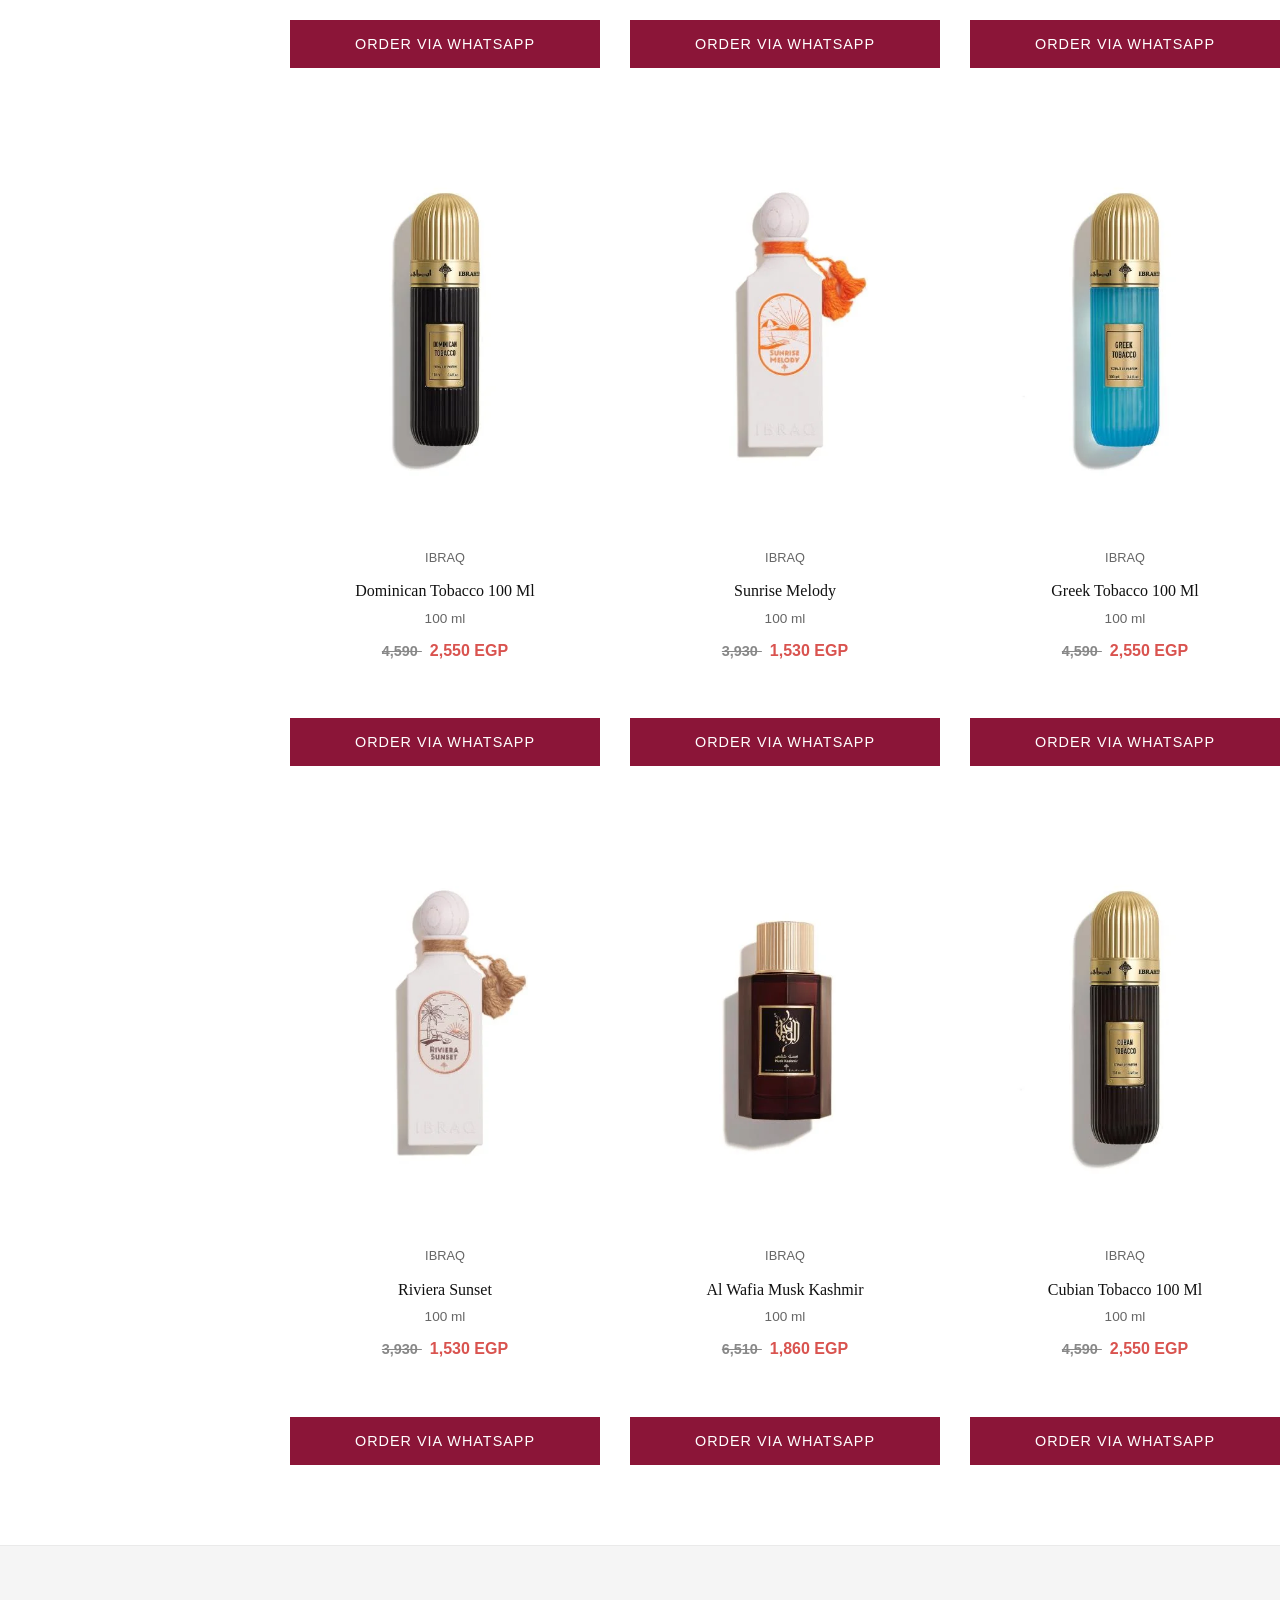
<file: products.html>
<!DOCTYPE html>
<html lang="en">
<head>
    <meta charset="UTF-8">
    <meta name="viewport" content="width=device-width, initial-scale=1.0">
    <link rel="icon" href="./images/icon.svg" type="image/png">
    <title>The Edit | Nsemble</title>
    <link rel="stylesheet" href="./css/styles.css">
    <link rel="stylesheet" href="./css/responsive.css">
</head>
<body>
    <header class="header">
        <div class="container header-content">
            <!-- زر القائمة الجانبية للموبايل -->
            <button id="mobile-menu-btn" class="mobile-menu-btn" aria-label="Toggle Menu">
                <svg viewBox="0 0 24 24" width="24" height="24" stroke="currentColor" stroke-width="2" fill="none" stroke-linecap="round" stroke-linejoin="round">
                    <line x1="3" y1="12" x2="21" y2="12"></line>
                    <line x1="3" y1="6" x2="21" y2="6"></line>
                    <line x1="3" y1="18" x2="21" y2="18"></line>
                </svg>
            </button>

            <div class="logo">
                <a href="./index.html"><img src="./images/logo.svg" alt="Nsemble Logo" width="150"></a>
            </div>
            
            <nav class="nav" id="main-nav">
                <a href="./index.html">Home</a>
                <a href="./products.html">The Edit</a>
                <a href="./brands.html">Brands</a>
                <a href="./about.html">Our Story</a>
                <a href="./contact.html">Contact</a>
            </nav>
            
            <div class="header-actions search-container">
                <input type="text" id="search-input" placeholder="Search..." class="search-bar">
                <button id="search-btn" aria-label="Search">
                    <svg width="18" height="18" viewBox="0 0 24 24" fill="none" stroke="currentColor" stroke-width="2" stroke-linecap="round" stroke-linejoin="round">
                        <circle cx="11" cy="11" r="8"></circle>
                        <line x1="21" y1="21" x2="16.65" y2="16.65"></line>
                    </svg>
                </button>
            </div>
        </div>
    </header>
    
    <main class="container section-padding">
        <div class="catalog-layout">
            <aside class="sidebar-filters">
                <h3>Filters</h3>
                <div class="filter-group">
                    <h4>Category</h4>
                    <select id="category-filter">
                        <option value="all">All</option>
                        <option value="fragrances">Fragrances</option>
                        <option value="handbags">Handbags</option>
                        <option value="beauty">Beauty</option>
                        <option value="skincare">Skincare</option>
                        <option value="Bala7">Bala7</option>
                    </select>
                </div>
                <div class="filter-group">
                    <h4>Brand</h4>
                    <select id="brand-filter">
                        <option value="all">All</option>
                    </select>
                </div>
                <div class="filter-group">
                    <h4>Sort By</h4>
                    <select id="sort-filter">
                        <option value="newest">Newest</option>
                        <option value="popular">Popular</option>
                        <option value="price-low">Price: Low to High</option>
                        <option value="price-high">Price: High to Low</option>
                    </select>
                </div>
            </aside>
            <section class="products-grid grid grid-3" id="main-catalog-grid">
                <!-- Populated by JS -->
            </section>
        </div>
    </main>
    
    <footer class="footer"><!-- Refer to index.html footer --></footer>
    
    <script src="./js/products.js" defer></script>
    <script src="./js/search.js" defer></script>
    <script src="./js/filters.js" defer></script>
    <script src="./js/app.js" defer></script>
</body>
</html>
</file>
<file: css/styles.css>
:root {
    --burgundy: #8B1538;
    --black: #111111;
    --white: #ffffff;
    --light-gray: #f5f5f5;
    --border-color: #eaeaea;
    --font-heading: 'Playfair Display', Didot, serif;
    --font-body: 'Helvetica Neue', Helvetica, Arial, sans-serif;
    --transition: all 0.3s cubic-bezier(0.25, 0.46, 0.45, 0.94);
}

* { margin: 0; padding: 0; box-sizing: border-box; }

body {
    font-family: var(--font-body);
    color: var(--black);
    background-color: var(--white);
    line-height: 1.6;
    -webkit-font-smoothing: antialiased;
}

h1, h2, h3, h4 { font-family: var(--font-heading); font-weight: 400; }
a { text-decoration: none; color: inherit; }
.container { max-width: 1400px; margin: 0 auto; padding: 0 5%; }
.section-padding { padding: 80px 0; }
.text-center { text-align: center; }

/* Grid */
.grid { display: grid; gap: 30px; }
.grid-3 { grid-template-columns: repeat(3, 1fr); }
.grid-4 { grid-template-columns: repeat(4, 1fr); }

/* Header */
.header { border-bottom: 1px solid var(--border-color); padding: 20px 0; position: sticky; top: 0; background: var(--white); z-index: 100; }
.header-content { display: flex; justify-content: space-between; align-items: center; }
.nav { display: flex; gap: 30px; }
.nav a { font-size: 0.9rem; text-transform: uppercase; letter-spacing: 1px; transition: var(--transition); }
.nav a:hover { color: var(--burgundy); }
.header-actions button { background: none; border: none; cursor: pointer; font-size: 1.2rem; }
/* --- Search Bar Styles --- */
.search-container {
    display: flex;
    align-items: center;
    border: 1px solid var(--border-color);
    border-radius: 20px; /* حواف دائرية ناعمة */
    padding: 5px 15px;
    background-color: var(--light-gray);
    transition: var(--transition);
}

/* التأثير عند الضغط على شريط البحث (يتغير للون العنابي) */
.search-container:focus-within {
    border-color: var(--burgundy);
    background-color: var(--white);
    box-shadow: 0 0 8px rgba(139, 21, 56, 0.1);
}

.search-bar {
    border: none;
    background: transparent;
    outline: none;
    padding: 5px;
    font-family: var(--font-body);
    font-size: 0.9rem;
    width: 180px;
    color: var(--black);
}

.search-bar::placeholder {
    color: #999;
}

#search-btn {
    background: none;
    border: none;
    cursor: pointer;
    color: var(--burgundy); /* تلوين الأيقونة بلون البراند العنابي */
    display: flex;
    align-items: center;
    justify-content: center;
    transition: var(--transition);
}

#search-btn:hover {
    transform: scale(1.1); /* تكبير بسيط عند تمرير الماوس */
}

/* إخفاء زر القائمة في شاشات الكمبيوتر */
.mobile-menu-btn {
    display: none;
    background: none;
    border: none;
    cursor: pointer;
    color: var(--black);
    padding: 5px;
}
/* Hero */
.hero { height: 70vh; background-color: var(--light-gray); display: flex; align-items: center; justify-content: center; text-align: center; }
.hero-content h1 { font-size: 3.5rem; margin-bottom: 20px; }
.hero-content p { font-size: 1.2rem; margin-bottom: 30px; color: #555; }

/* Buttons */
.btn { display: inline-block; padding: 15px 40px; font-size: 0.9rem; text-transform: uppercase; letter-spacing: 1px; cursor: pointer; transition: var(--transition); border: 1px solid transparent; }
.btn-primary { background-color: var(--burgundy); color: var(--white); }
.btn-primary:hover { background-color: var(--black); }
.btn-outline { border-color: var(--black); background: transparent; }
.btn-outline:hover { background-color: var(--black); color: var(--white); }

/* Product/Category Cards */
.category-img {
    width: 100%;
    height: 400px; /* Matches the height of the old placeholder */
    object-fit: cover; /* Ensures the image fills the box without distorting */
    margin-bottom: 20px;
    display: block;
    transition: var(--transition); /* Keeps the hover effect smooth */
}

/* Optional: Slight zoom effect on hover for a premium feel */
.category-card:hover .category-img {
    transform: scale(1.03);
}
.category-img-placeholder, .product-img-placeholder { background-color: var(--light-gray); display: flex; align-items: center; justify-content: center; color: #999; font-family: var(--font-heading); font-size: 1.5rem; }
.category-img-placeholder { height: 400px; margin-bottom: 20px; }
.product-img-placeholder { height: 350px; margin-bottom: 15px; }
.product-card { text-align: center; transition: var(--transition); }
.product-card:hover { transform: translateY(-5px); }
.product-card h3 { font-size: 1rem; margin-bottom: 5px; }
.product-card .brand { font-size: 0.8rem; color: #666; text-transform: uppercase; margin-bottom: 10px; }
.product-card .price { font-weight: bold; }

/* Catalog Layout */
.catalog-layout { display: flex; gap: 40px; }
.sidebar-filters { width: 250px; flex-shrink: 0; }
.sidebar-filters h3 { margin-bottom: 20px; border-bottom: 1px solid var(--border-color); padding-bottom: 10px; }
.filter-group { margin-bottom: 20px; }
.filter-group h4 { font-size: 0.9rem; margin-bottom: 10px; text-transform: uppercase; }
.filter-group select { width: 100%; padding: 10px; border: 1px solid var(--border-color); font-family: var(--font-body); }
.products-grid { flex-grow: 1; }

/* Footer */
.footer { background-color: var(--light-gray); padding: 80px 0 40px; border-top: 1px solid var(--border-color); }
.footer h4 { margin-bottom: 20px; font-size: 1rem; text-transform: uppercase; }
.footer a { display: block; margin-bottom: 10px; color: #555; }
.footer a:hover { color: var(--burgundy); }
.newsletter-form { display: flex; }
.newsletter-form input { flex-grow: 1; padding: 10px; border: 1px solid var(--border-color); border-right: none; }
.newsletter-form button { padding: 10px 20px; background-color: var(--black); color: var(--white); border: none; cursor: pointer; }
</file>
<file: css/responsive.css>
@media (max-width: 1024px) {
    .catalog-layout { flex-direction: column; }
    .sidebar-filters { width: 100%; display: flex; gap: 20px; flex-wrap: wrap; }
    .filter-group { flex: 1; min-width: 200px; }
}

@media (max-width: 768px) {
    .grid-3, .grid-4 { grid-template-columns: repeat(2, 1fr); }
    .header-content { flex-direction: column; gap: 20px; }
    .hero-content h1 { font-size: 2.5rem; }
}

@media (max-width: 480px) {
    .grid-3, .grid-4 { grid-template-columns: 1fr; }
    .nav { flex-direction: column; text-align: center; gap: 15px; }
}

@media (max-width: 768px) {
    /* الأكواد السابقة الخاصة بك هنا... */
    
    /* --- تخصيص شريط البحث للموبايل --- */
    .search-container {
        width: auto;
        border-color: transparent;
        background-color: transparent;
        justify-content: flex-end;
    }
    
    /* عند تفعيل البحث بالضغط */
    .search-container.active {
        width: 100%;
        border-color: var(--border-color);
        background-color: var(--light-gray);
    }

    .search-bar {
        width: 0;
        padding: 0;
        opacity: 0;
        visibility: hidden;
        transition: all 0.4s cubic-bezier(0.25, 0.46, 0.45, 0.94);
    }

    /* إظهار الحقل بنعومة عند التفعيل */
    .search-container.active .search-bar {
        width: 100%;
        padding: 5px 15px;
        opacity: 1;
        visibility: visible;
    }
}

@media (max-width: 768px) {
    /* ترتيب الـ Header للموبايل: الزر - اللوجو - البحث */
    .header-content {
        flex-direction: row;
        flex-wrap: wrap;
        align-items: center;
        justify-content: space-between;
        position: relative; /* مهم لضبط القائمة المنسدلة */
    }

    /* إظهار زر الموبايل */
    .mobile-menu-btn {
        display: block;
        order: 1;
    }

    /* توسيط اللوجو */
    .logo {
        order: 2;
        margin: 0 auto;
    }

    /* شريط البحث */
    .header-actions {
        order: 3;
    }

    /* تنسيق القائمة لتصبح مخفية كمنسدلة */
    .nav {
        display: flex;
        flex-direction: column;
        width: 100%;
        background-color: var(--white);
        position: absolute;
        top: 100%;
        left: 0;
        padding: 0;
        border-bottom: 1px solid var(--border-color);
        box-shadow: 0 4px 6px rgba(0,0,0,0.05);
        order: 4;
        z-index: 99;
        
        /* تأثير النعومة عند الفتح والإغلاق */
        max-height: 0;
        overflow: hidden;
        opacity: 0;
        transition: all 0.4s ease-in-out;
    }

    /* الكلاس الذي سيتم إضافته بالجافاسكريبت لفتح القائمة */
    .nav.active {
        max-height: 600px; /* تم زيادة الرقم ليستوعب أي عدد من الروابط */
        opacity: 1;
        padding: 10px 0;
        overflow-y: auto; /* إضافة تمرير داخلي تحسباً للشاشات الصغيرة جداً */
    }

    .nav a {
        padding: 15px 20px;
        text-align: center;
        border-bottom: 1px solid var(--light-gray);
    }
    
    .nav a:last-child {
        border-bottom: none;
    }
}

/* --- إضافة مسافات جانبية في شاشات الموبايل لمنع التصاق المحتوى --- */
@media (max-width: 768px) {
    .container {
        padding-left: 20px !important;
        padding-right: 20px !important;
        box-sizing: border-box;
    }
    
    /* تعديل بسيط لشبكة المنتجات في الموبايل لتبدو المسافات متناسقة */
    .grid {
        gap: 15px !important; /* تقليل المسافة بين الكروت قليلاً لتناسب الشاشات الصغيرة */
    }
}
</file>
